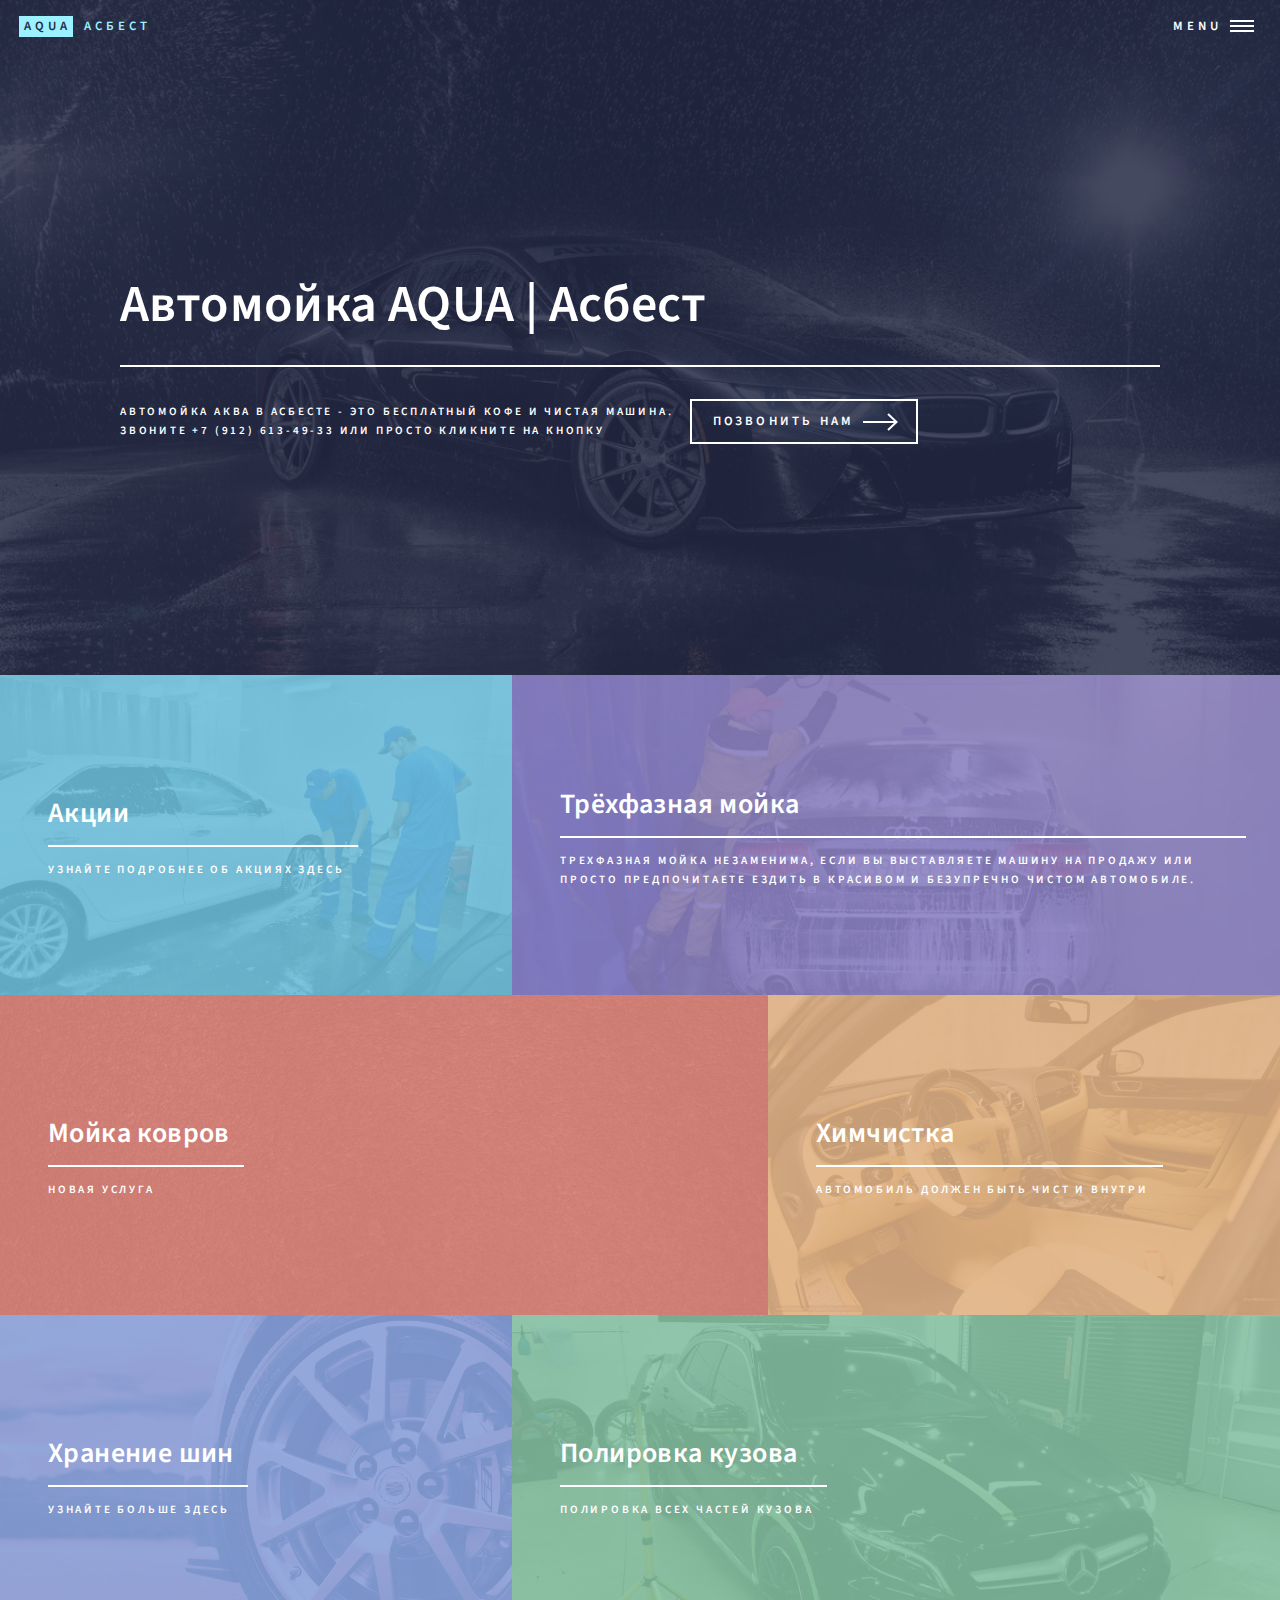
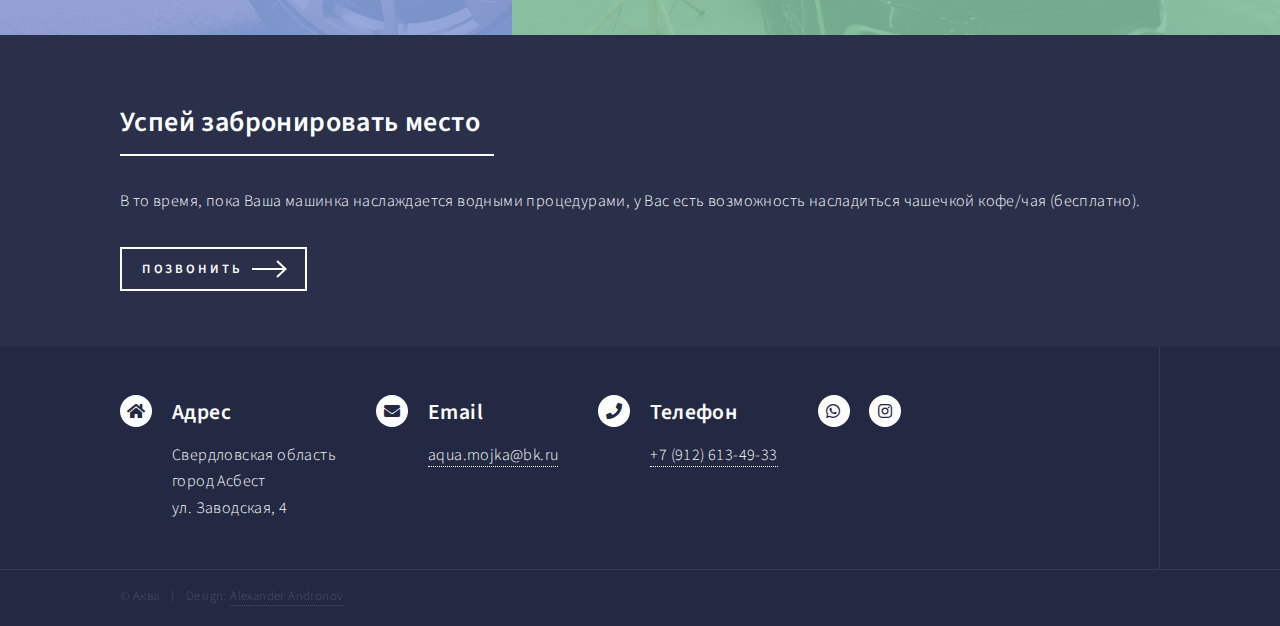
<file: index.html>
<!DOCTYPE HTML>
<!--
	Forty by HTML5 UP
	html5up.net | @ajlkn
	Free for personal and commercial use under the CCA 3.0 license (html5up.net/license)
-->
<html>
	<head>
		<title>Автомойка в Асбесте. Скидки 10% на услуги. Бесплатный кофе. Акции. Розыгрыши. Автомойка Аква | Заводская 4</title>
		<meta charset="utf-8" />
		<meta name="description" content="Автомойка в Асбесте. Автомойка | Аква. Хранение шин. Полировка кузова. Мойка ковров.">
		<meta name="viewport" content="width=device-width, initial-scale=1, user-scalable=no" />
		<link rel="icon" href="images/pic_17.jpg" type="image/x-icon">
		<link rel="stylesheet" href="assets/css/main.css" />
		<noscript><link rel="stylesheet" href="assets/css/noscript.css" /></noscript>
	</head>
	<body class="is-preload">

		<!-- Wrapper -->
			<div id="wrapper">

				<!-- Header -->
					<header id="header" class="alt">
						<a href="index.html" class="logo"><strong>Aqua</strong> <span>Асбест</span></a>
						<nav>
							<a href="#menu">Menu</a>
						</nav>
					</header>

				<!-- Menu -->
					<nav id="menu">
						<ul class="links">
							<li><a href="index.html">Главная</a></li>
							<li><a href="landing.html#anchor_stock">Акции</a></li>
							<li><a href="landing.html">Информация об услугах</a></li>
							<li><a href="index.html#anchor_contacts">Контакты</a></li>
						</ul>
						<ul class="actions stacked">
							<li><a href="tel:+7(912)613-49-33" class="button primary fit">Позвонить</a></li>
							<!-- <li><a href="#" class="button fit">Log In</a></li> -->
						</ul>
					</nav>

				<!-- Banner -->
					<section id="banner" class="major">
						<div class="inner">
							<header class="major">
								<h1>Автомойка AQUA | Асбест</h1>
							</header>
							<div class="content">
								<p>Автомойка Аква в Асбесте - это бесплатный кофе и чистая машина.<br />
								Звоните <b>+7 (912) 613-49-33</b> или просто кликните на кнопку</p>
								<ul class="actions">
									<li><a href="tel:+7(912)613-49-33" class="button next scrolly">Позвонить нам</a></li>
								</ul>
							</div>
						</div>
					</section>

				<!-- Main -->
					<div id="main">

						<!-- One -->
							<section id="one" class="tiles">
								<article>
									<span class="image">
										<img src="images/pic_1.jpg" alt="" />
									</span>
									<header class="major">
										<h3><a href="landing.html#anchor_stock" class="link">Акции</a></h3>
										<p>Узнайте подробнее об акциях здесь</p>
									</header>
								</article>
								<article>
									<span class="image">
										<img src="images/pic_2.jpg" alt="" />
									</span>
									<header class="major">
										<h3><a href="landing.html#anchor_wash" class="link">Трёхфазная мойка</a></h3>
										<p>Трехфазная мойка незаменима, если вы выставляете машину на продажу или просто предпочитаете ездить в красивом и безупречно чистом автомобиле.</p>
									</header>
								</article>
								<article>
									<span class="image">
										<img src="images/pic_10.jpg" alt="" />
									</span>
									<header class="major">
										<h3><a href="landing.html#anchor_carpet" class="link">Мойка ковров</a></h3>
										<p>Новая услуга</p>
									</header>
								</article>
								<article>
									<span class="image">
										<img src="images/pic_4.jpg" alt="" />
									</span>
									<header class="major">
										<h3><a href="landing.html#anchor_clean" class="link">Химчистка</a></h3>
										<p>Автомобиль должен быть чист и внутри</p>
									</header>
								</article>
								<article>
									<span class="image">
										<img src="images/pic_5.jpg" alt="" />
									</span>
									<header class="major">
										<h3><a href="landing.html#anchor_tires" class="link">Хранение шин</a></h3>
										<p>Узнайте больше здесь</p>
									</header>
								</article>
								<article>
									<span class="image">
										<img src="images/pic_6.jpg" alt="" />
									</span>
									<header class="major">
										<h3><a href="landing.html#anchor_polishing" class="link">Полировка кузова</a></h3>
										<p>Полировка всех частей кузова</p>
									</header>
								</article>
							</section>

						<!-- Two -->
							<section id="two">
								<div class="inner">
									<header class="major">
										<h2>Успей забронировать место</h2>
									</header>
									<p>В то время, пока Ваша машинка наслаждается водными процедурами, у Вас есть возможность насладиться чашечкой кофе/чая (бесплатно).</p>
									<ul class="actions">
										<li><a href="tel:89126134933" class="button next">Позвонить</a></li>
									</ul>
								</div>
							</section>

					</div>
<div id="anchor_contacts"></div>
				<!-- Contact -->
					<section id="contact">
						<div class="inner">
							<!-- <section>
								<form class="rd-form rd-mailform form-boxed" method="post" action="bat/rd-mailform.php" data-form-type="contact" data-form-output="form-out-global">
									<div class="fields">
										<div class="field half">
											<label class="form-label" for="contact-name">Имя</label>
											<input class="form-input" id="contact-name" type="text" name="name" data-constraints="@Required">
										</div>
										<div class="field half">
											<label class="form-label" for="contact-phone">Телефон</label>
											<input class="form-input" id="contact-phone" type="text" name="phone" data-constraints="@Numeric">
										</div>
										<div class="field">
											<label class="form-label" for="contact-message">Сообщение</label>
		                  <textarea class="form-input" id="message" rows="6" id="contact-message" name="message" data-constraints="@Required"></textarea>
										</div>
									</div>
									<ul class="actions">
										<li><input type="submit" value="Отправить сообщение" class="primary" /></li>
										<li><input type="reset" value="Очистить" /></li>
									</ul>
								</form>
							</section> -->
							<section class="split" style="width: 100%">
								<section class="section_footer_">
									<div class="contact-method contact-method_1">
										<span class="icon solid alt fa-home"></span>
										<h3>Адрес</h3>
										<span>Свердловская область<br />
										город Асбест<br />
										ул. Заводская, 4</span>
									</div>
									<div class="contact-method contact-method_2">
										<span class="icon solid alt fa-envelope"></span>
										<h3>Email</h3>
										<a href="mailto:aqua.mojka@bk.ru">aqua.mojka@bk.ru</a>
									</div>
									<div class="contact-method contact-method_3">
										<span class="icon solid alt fa-phone"></span>
										<h3>Телефон</h3>
										<a href="tel:89126134933">+7 (912) 613-49-33</a>
									</div>
									<ul class="icons contact-method_4">
										<li><a href="https://wa.me/79126134933" class="icon brands alt fa-whatsapp"><span class="label"></span></a></li>
										<!-- <li><a href="#" class="icon brands alt fa-facebook-f"><span class="label">Facebook</span></a></li> -->
										<li><a href="https://www.instagram.com/aqua_moika_asb/?utm_medium=copy_link" class="icon brands alt fa-instagram"><span class="label">Instagram</span></a></li>
										<!-- <li><a href="#" class="icon brands alt fa-github"><span class="label">GitHub</span></a></li> -->
										<!-- <li><a href="#" class="icon brands alt fa-vk"><span class="label"></span></a></li> -->
									</ul>
								</section>
								<!-- <section>
									<div class="contact-method">
										<span class="icon solid alt fa-phone"></span>
										<h3>Телефон</h3>
										<span>(000) 000-0000 </span>
									</div>
								</section>
								<section>
									<div class="contact-method">
										<span class="icon solid alt fa-home"></span>
										<h3>Адрес</h3>
										<span>Свердловская область<br />
										город Асбест<br />
										ул. Заводская, 4</span>
									</div>
								</section> -->
							</section>
						</div>
					</section>

				<!-- Footer -->
					<footer id="footer">
						<div class="inner">
							<ul class="copyright">
								<li>&copy; Аква</li><li>Design: <a href="https://vk.com/boshka94">Alexander Andronov</a></li>
							</ul>
						</div>
					</footer>

			</div>

		<!-- Scripts -->
			<script src="assets/js/jquery.min.js"></script>
			<script src="assets/js/jquery.scrolly.min.js"></script>
			<script src="assets/js/jquery.scrollex.min.js"></script>
			<script src="assets/js/browser.min.js"></script>
			<script src="assets/js/breakpoints.min.js"></script>
			<script src="assets/js/util.js"></script>
			<script src="assets/js/main.js"></script>

	</body>
</html>
</file>
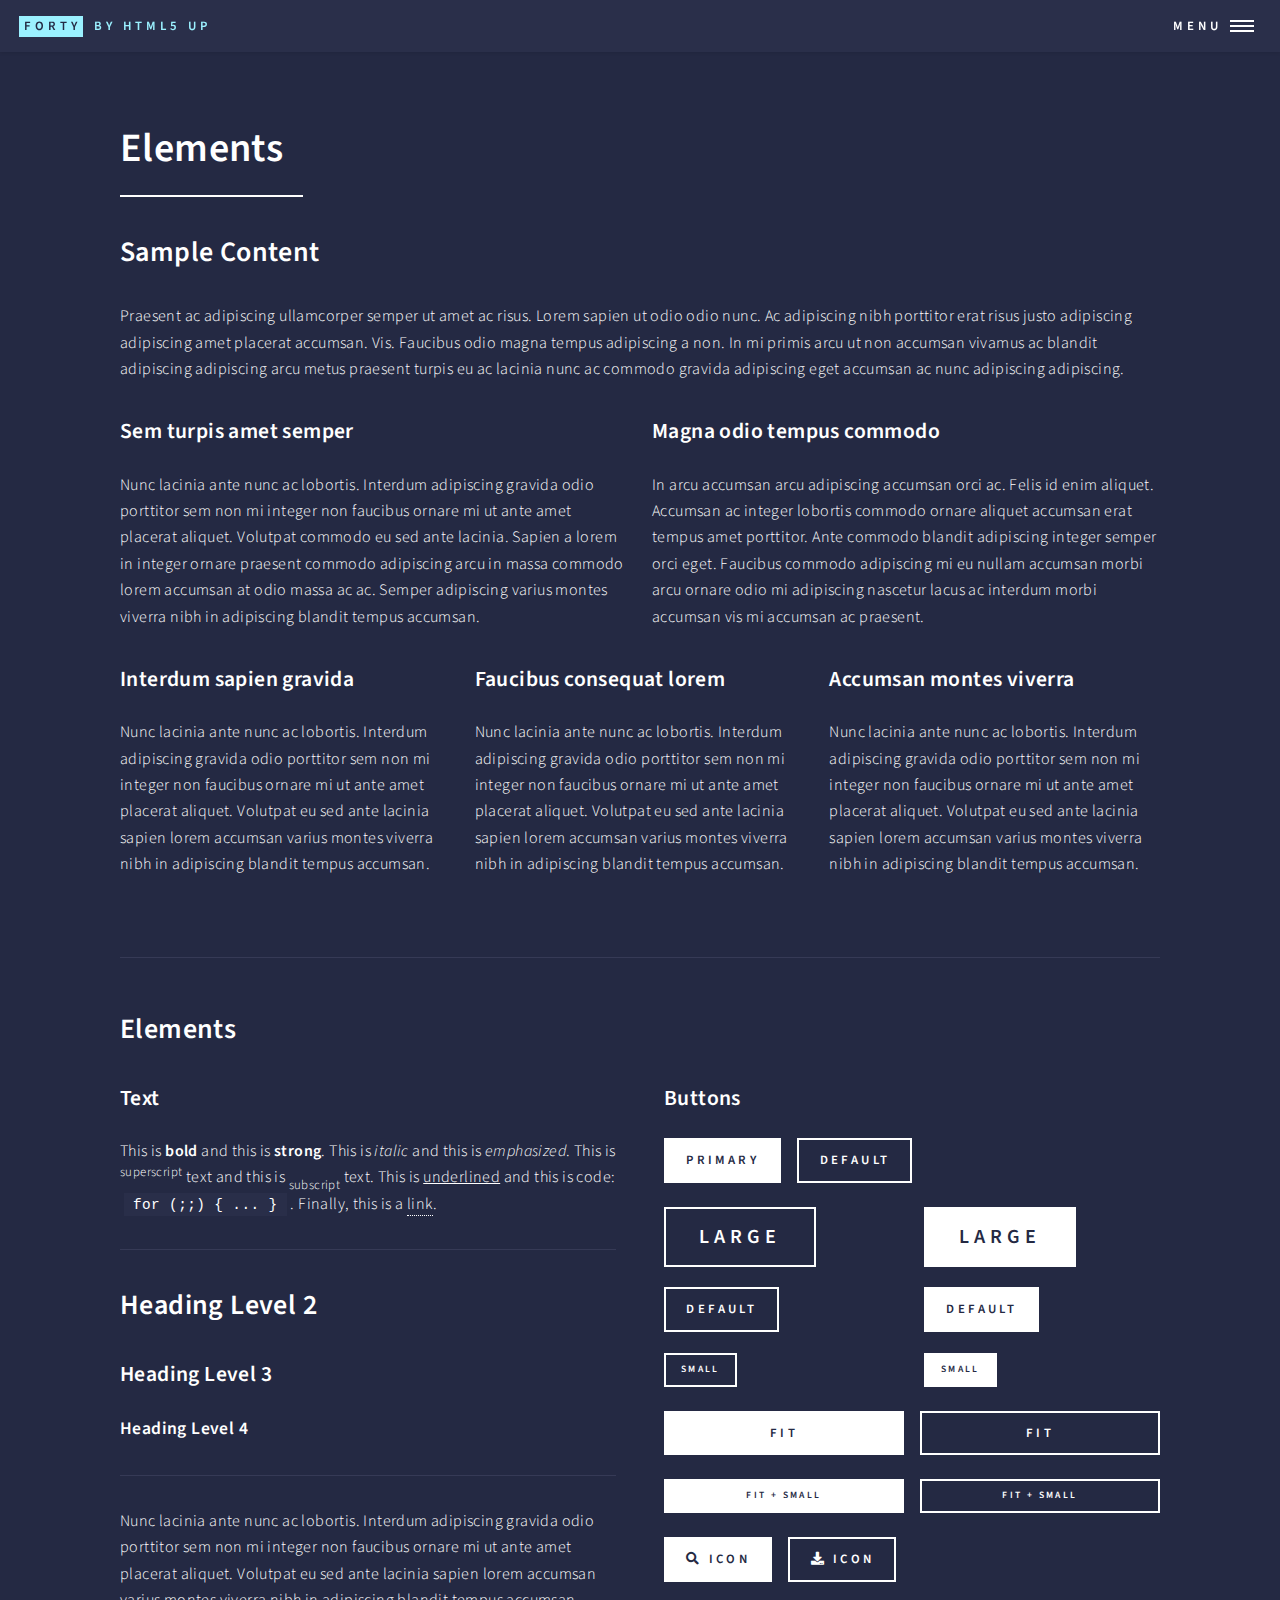
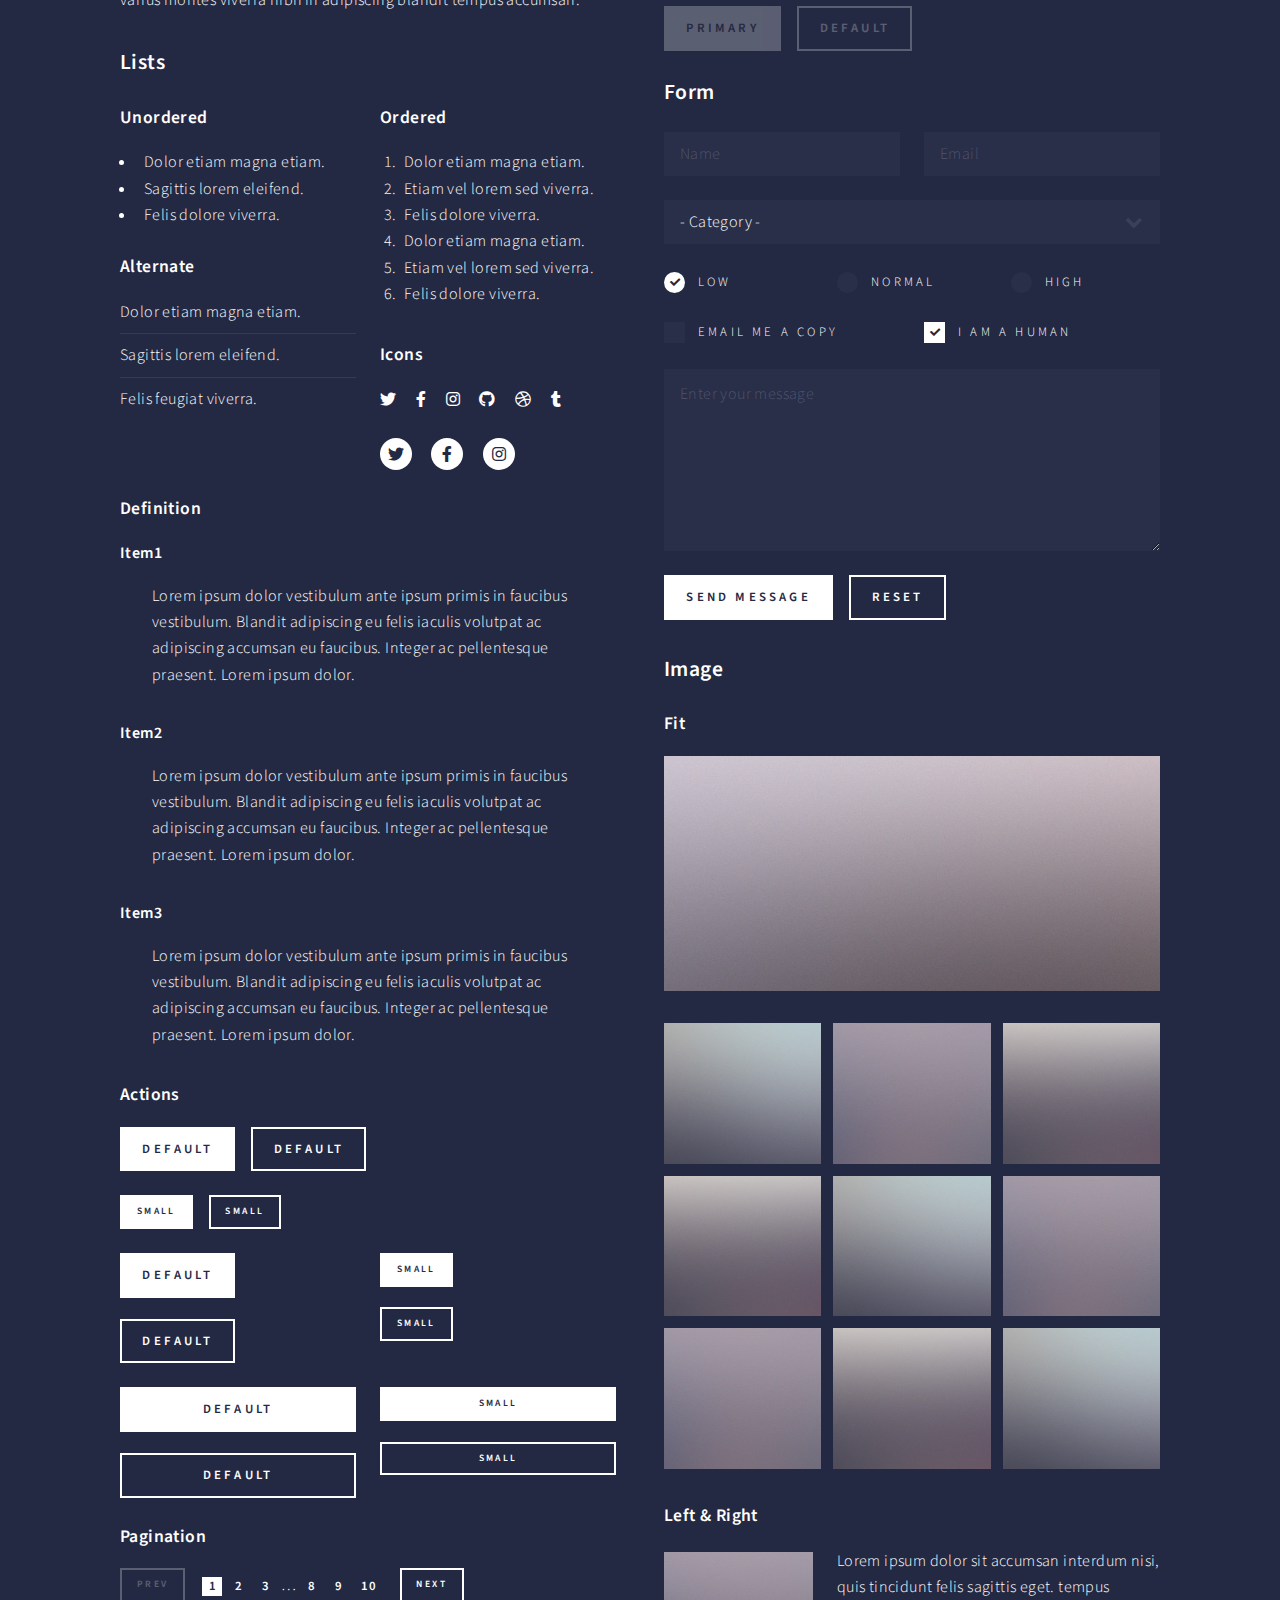
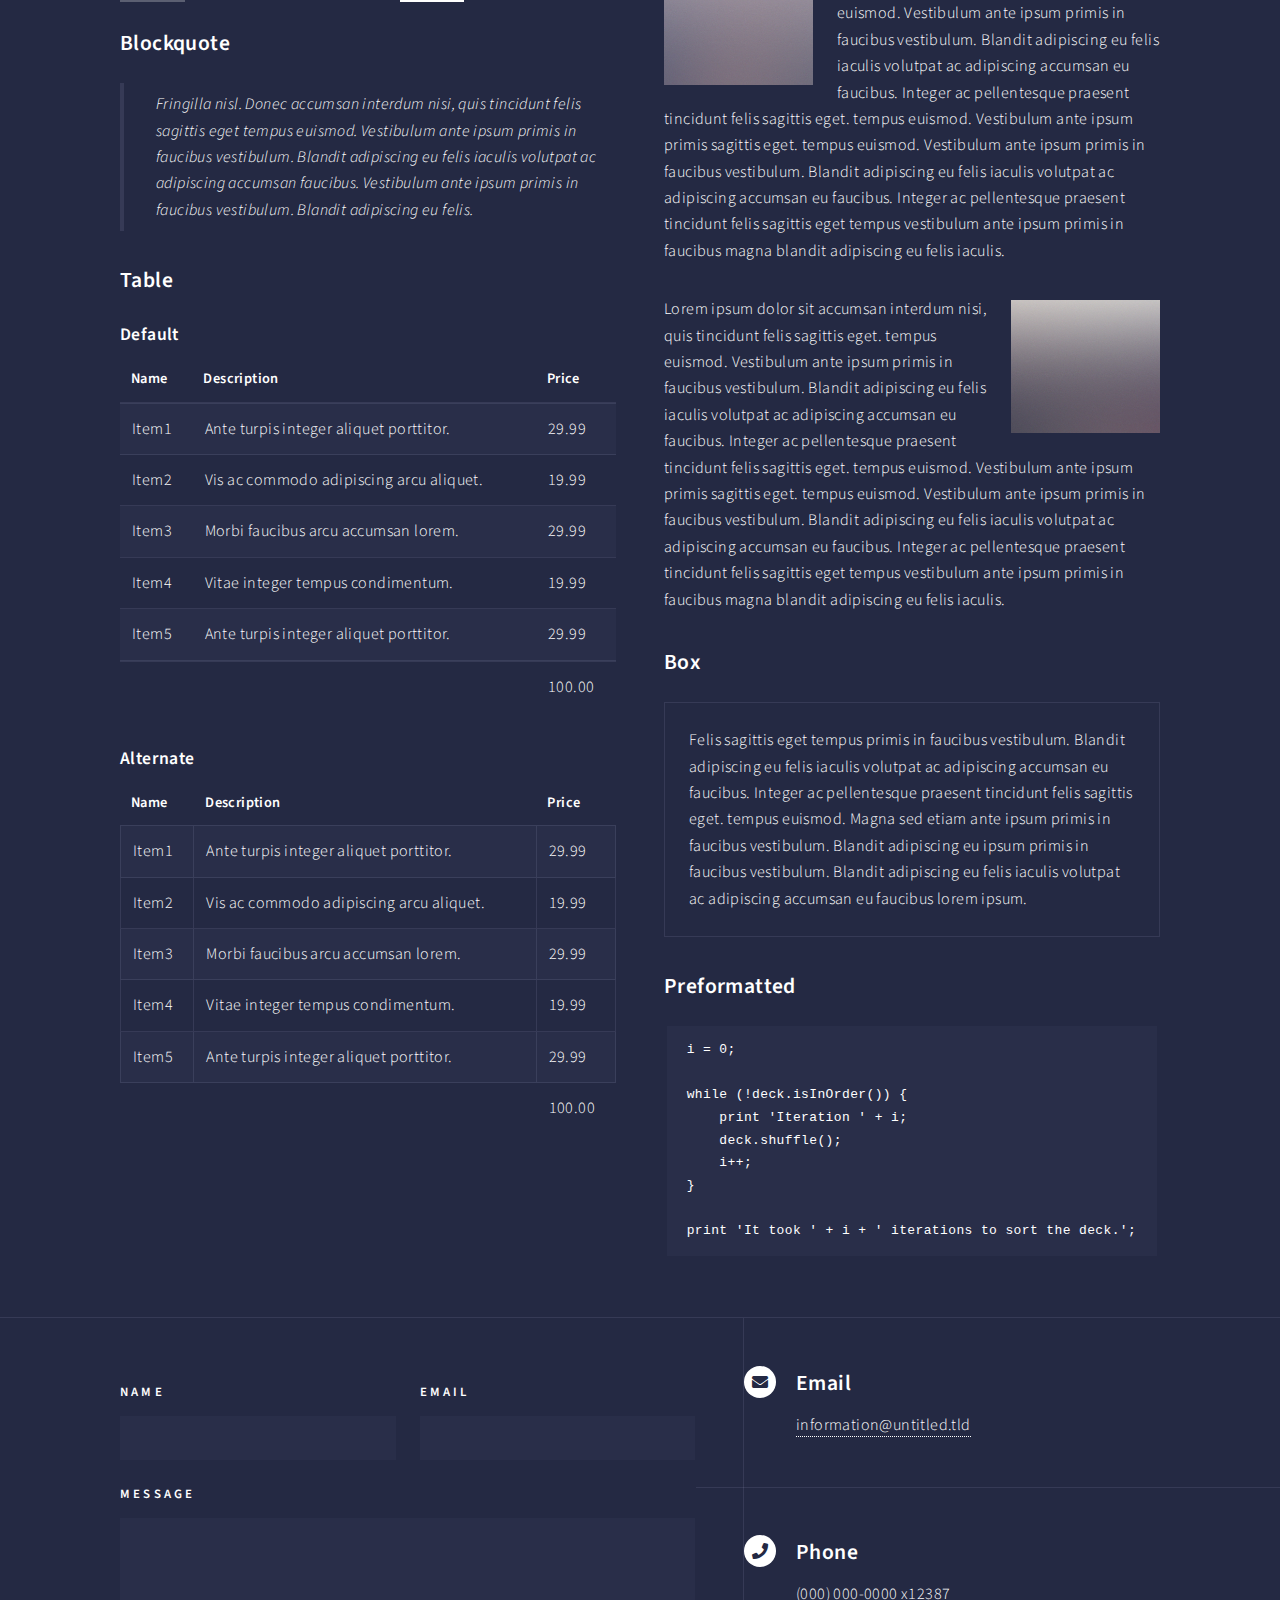
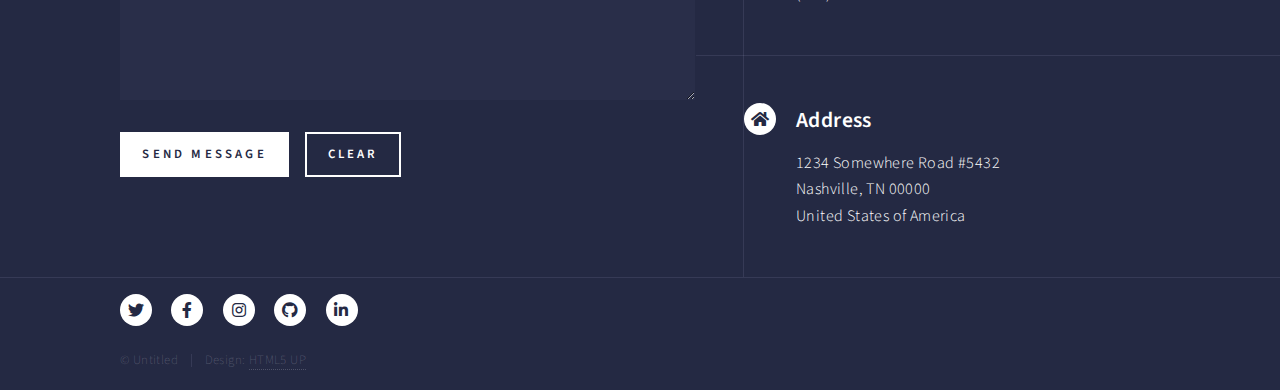
<file: elements.html>
<!DOCTYPE HTML>
<!--
	Forty by HTML5 UP
	html5up.net | @ajlkn
	Free for personal and commercial use under the CCA 3.0 license (html5up.net/license)
-->
<html>
	<head>
		<title>Elements - Forty by HTML5 UP</title>
		<meta charset="utf-8" />
		<meta name="viewport" content="width=device-width, initial-scale=1, user-scalable=no" />
		<link rel="stylesheet" href="assets/css/main.css" />
		<noscript><link rel="stylesheet" href="assets/css/noscript.css" /></noscript>
	</head>
	<body class="is-preload">

		<!-- Wrapper -->
			<div id="wrapper">

				<!-- Header -->
					<header id="header">
						<a href="index.html" class="logo"><strong>Forty</strong> <span>by HTML5 UP</span></a>
						<nav>
							<a href="#menu">Menu</a>
						</nav>
					</header>

				<!-- Menu -->
					<nav id="menu">
						<ul class="links">
							<li><a href="index.html">Home</a></li>
							<li><a href="landing.html">Landing</a></li>
							<li><a href="generic.html">Generic</a></li>
							<li><a href="elements.html">Elements</a></li>
						</ul>
						<ul class="actions stacked">
							<li><a href="#" class="button primary fit">Get Started</a></li>
							<li><a href="#" class="button fit">Log In</a></li>
						</ul>
					</nav>

				<!-- Main -->
					<div id="main" class="alt">

						<!-- One -->
							<section id="one">
								<div class="inner">
									<header class="major">
										<h1>Elements</h1>
									</header>

									<!-- Content -->
										<h2 id="content">Sample Content</h2>
										<p>Praesent ac adipiscing ullamcorper semper ut amet ac risus. Lorem sapien ut odio odio nunc. Ac adipiscing nibh porttitor erat risus justo adipiscing adipiscing amet placerat accumsan. Vis. Faucibus odio magna tempus adipiscing a non. In mi primis arcu ut non accumsan vivamus ac blandit adipiscing adipiscing arcu metus praesent turpis eu ac lacinia nunc ac commodo gravida adipiscing eget accumsan ac nunc adipiscing adipiscing.</p>
										<div class="row">
											<div class="col-6 col-12-small">
												<h3>Sem turpis amet semper</h3>
												<p>Nunc lacinia ante nunc ac lobortis. Interdum adipiscing gravida odio porttitor sem non mi integer non faucibus ornare mi ut ante amet placerat aliquet. Volutpat commodo eu sed ante lacinia. Sapien a lorem in integer ornare praesent commodo adipiscing arcu in massa commodo lorem accumsan at odio massa ac ac. Semper adipiscing varius montes viverra nibh in adipiscing blandit tempus accumsan.</p>
											</div>
											<div class="col-6 col-12-small">
												<h3>Magna odio tempus commodo</h3>
												<p>In arcu accumsan arcu adipiscing accumsan orci ac. Felis id enim aliquet. Accumsan ac integer lobortis commodo ornare aliquet accumsan erat tempus amet porttitor. Ante commodo blandit adipiscing integer semper orci eget. Faucibus commodo adipiscing mi eu nullam accumsan morbi arcu ornare odio mi adipiscing nascetur lacus ac interdum morbi accumsan vis mi accumsan ac praesent.</p>
											</div>
											<!-- Break -->
											<div class="col-4 col-12-medium">
												<h3>Interdum sapien gravida</h3>
												<p>Nunc lacinia ante nunc ac lobortis. Interdum adipiscing gravida odio porttitor sem non mi integer non faucibus ornare mi ut ante amet placerat aliquet. Volutpat eu sed ante lacinia sapien lorem accumsan varius montes viverra nibh in adipiscing blandit tempus accumsan.</p>
											</div>
											<div class="col-4 col-12-medium">
												<h3>Faucibus consequat lorem</h3>
												<p>Nunc lacinia ante nunc ac lobortis. Interdum adipiscing gravida odio porttitor sem non mi integer non faucibus ornare mi ut ante amet placerat aliquet. Volutpat eu sed ante lacinia sapien lorem accumsan varius montes viverra nibh in adipiscing blandit tempus accumsan.</p>
											</div>
											<div class="col-4 col-12-medium">
												<h3>Accumsan montes viverra</h3>
												<p>Nunc lacinia ante nunc ac lobortis. Interdum adipiscing gravida odio porttitor sem non mi integer non faucibus ornare mi ut ante amet placerat aliquet. Volutpat eu sed ante lacinia sapien lorem accumsan varius montes viverra nibh in adipiscing blandit tempus accumsan.</p>
											</div>
										</div>

									<hr class="major" />

									<!-- Elements -->
										<h2 id="elements">Elements</h2>
										<div class="row gtr-200">
											<div class="col-6 col-12-medium">

												<!-- Text stuff -->
													<h3>Text</h3>
													<p>This is <b>bold</b> and this is <strong>strong</strong>. This is <i>italic</i> and this is <em>emphasized</em>.
													This is <sup>superscript</sup> text and this is <sub>subscript</sub> text.
													This is <u>underlined</u> and this is code: <code>for (;;) { ... }</code>.
													Finally, this is a <a href="#">link</a>.</p>
													<hr />
													<h2>Heading Level 2</h2>
													<h3>Heading Level 3</h3>
													<h4>Heading Level 4</h4>
													<hr />
													<p>Nunc lacinia ante nunc ac lobortis. Interdum adipiscing gravida odio porttitor sem non mi integer non faucibus ornare mi ut ante amet placerat aliquet. Volutpat eu sed ante lacinia sapien lorem accumsan varius montes viverra nibh in adipiscing blandit tempus accumsan.</p>

												<!-- Lists -->
													<h3>Lists</h3>
													<div class="row">
														<div class="col-6 col-12-small">

															<h4>Unordered</h4>
															<ul>
																<li>Dolor etiam magna etiam.</li>
																<li>Sagittis lorem eleifend.</li>
																<li>Felis dolore viverra.</li>
															</ul>

															<h4>Alternate</h4>
															<ul class="alt">
																<li>Dolor etiam magna etiam.</li>
																<li>Sagittis lorem eleifend.</li>
																<li>Felis feugiat viverra.</li>
															</ul>

														</div>
														<div class="col-6 col-12-small">

															<h4>Ordered</h4>
															<ol>
																<li>Dolor etiam magna etiam.</li>
																<li>Etiam vel lorem sed viverra.</li>
																<li>Felis dolore viverra.</li>
																<li>Dolor etiam magna etiam.</li>
																<li>Etiam vel lorem sed viverra.</li>
																<li>Felis dolore viverra.</li>
															</ol>

															<h4>Icons</h4>
															<ul class="icons">
																<li><a href="#" class="icon brands fa-twitter"><span class="label">Twitter</span></a></li>
																<li><a href="#" class="icon brands fa-facebook-f"><span class="label">Facebook</span></a></li>
																<li><a href="#" class="icon brands fa-instagram"><span class="label">Instagram</span></a></li>
																<li><a href="#" class="icon brands fa-github"><span class="label">Github</span></a></li>
																<li><a href="#" class="icon brands fa-dribbble"><span class="label">Dribbble</span></a></li>
																<li><a href="#" class="icon brands fa-tumblr"><span class="label">Tumblr</span></a></li>
															</ul>
															<ul class="icons">
																<li><a href="#" class="icon brands alt fa-twitter"><span class="label">Twitter</span></a></li>
																<li><a href="#" class="icon brands alt fa-facebook-f"><span class="label">Facebook</span></a></li>
																<li><a href="#" class="icon brands alt fa-instagram"><span class="label">Instagram</span></a></li>
															</ul>

														</div>
													</div>
													<h4>Definition</h4>
													<dl>
														<dt>Item1</dt>
														<dd>
															<p>Lorem ipsum dolor vestibulum ante ipsum primis in faucibus vestibulum. Blandit adipiscing eu felis iaculis volutpat ac adipiscing accumsan eu faucibus. Integer ac pellentesque praesent. Lorem ipsum dolor.</p>
														</dd>
														<dt>Item2</dt>
														<dd>
															<p>Lorem ipsum dolor vestibulum ante ipsum primis in faucibus vestibulum. Blandit adipiscing eu felis iaculis volutpat ac adipiscing accumsan eu faucibus. Integer ac pellentesque praesent. Lorem ipsum dolor.</p>
														</dd>
														<dt>Item3</dt>
														<dd>
															<p>Lorem ipsum dolor vestibulum ante ipsum primis in faucibus vestibulum. Blandit adipiscing eu felis iaculis volutpat ac adipiscing accumsan eu faucibus. Integer ac pellentesque praesent. Lorem ipsum dolor.</p>
														</dd>
													</dl>

													<h4>Actions</h4>
													<ul class="actions">
														<li><a href="#" class="button primary">Default</a></li>
														<li><a href="#" class="button">Default</a></li>
													</ul>
													<ul class="actions small">
														<li><a href="#" class="button primary small">Small</a></li>
														<li><a href="#" class="button small">Small</a></li>
													</ul>
													<div class="row">
														<div class="col-6 col-12-small">
															<ul class="actions stacked">
																<li><a href="#" class="button primary">Default</a></li>
																<li><a href="#" class="button">Default</a></li>
															</ul>
														</div>
														<div class="col-6 col-12-small">
															<ul class="actions stacked">
																<li><a href="#" class="button primary small">Small</a></li>
																<li><a href="#" class="button small">Small</a></li>
															</ul>
														</div>
														<div class="col-6 col-12-small">
															<ul class="actions stacked">
																<li><a href="#" class="button primary fit">Default</a></li>
																<li><a href="#" class="button fit">Default</a></li>
															</ul>
														</div>
														<div class="col-6 col-12-small">
															<ul class="actions stacked">
																<li><a href="#" class="button primary small fit">Small</a></li>
																<li><a href="#" class="button small fit">Small</a></li>
															</ul>
														</div>
													</div>

													<h4>Pagination</h4>
													<ul class="pagination">
														<li><span class="button small disabled">Prev</span></li>
														<li><a href="#" class="page active">1</a></li>
														<li><a href="#" class="page">2</a></li>
														<li><a href="#" class="page">3</a></li>
														<li><span>&hellip;</span></li>
														<li><a href="#" class="page">8</a></li>
														<li><a href="#" class="page">9</a></li>
														<li><a href="#" class="page">10</a></li>
														<li><a href="#" class="button small">Next</a></li>
													</ul>

												<!-- Blockquote -->
													<h3>Blockquote</h3>
													<blockquote>Fringilla nisl. Donec accumsan interdum nisi, quis tincidunt felis sagittis eget tempus euismod. Vestibulum ante ipsum primis in faucibus vestibulum. Blandit adipiscing eu felis iaculis volutpat ac adipiscing accumsan faucibus. Vestibulum ante ipsum primis in faucibus vestibulum. Blandit adipiscing eu felis.</blockquote>

												<!-- Table -->
													<h3>Table</h3>

													<h4>Default</h4>
													<div class="table-wrapper">
														<table>
															<thead>
																<tr>
																	<th>Name</th>
																	<th>Description</th>
																	<th>Price</th>
																</tr>
															</thead>
															<tbody>
																<tr>
																	<td>Item1</td>
																	<td>Ante turpis integer aliquet porttitor.</td>
																	<td>29.99</td>
																</tr>
																<tr>
																	<td>Item2</td>
																	<td>Vis ac commodo adipiscing arcu aliquet.</td>
																	<td>19.99</td>
																</tr>
																<tr>
																	<td>Item3</td>
																	<td> Morbi faucibus arcu accumsan lorem.</td>
																	<td>29.99</td>
																</tr>
																<tr>
																	<td>Item4</td>
																	<td>Vitae integer tempus condimentum.</td>
																	<td>19.99</td>
																</tr>
																<tr>
																	<td>Item5</td>
																	<td>Ante turpis integer aliquet porttitor.</td>
																	<td>29.99</td>
																</tr>
															</tbody>
															<tfoot>
																<tr>
																	<td colspan="2"></td>
																	<td>100.00</td>
																</tr>
															</tfoot>
														</table>
													</div>

													<h4>Alternate</h4>
													<div class="table-wrapper">
														<table class="alt">
															<thead>
																<tr>
																	<th>Name</th>
																	<th>Description</th>
																	<th>Price</th>
																</tr>
															</thead>
															<tbody>
																<tr>
																	<td>Item1</td>
																	<td>Ante turpis integer aliquet porttitor.</td>
																	<td>29.99</td>
																</tr>
																<tr>
																	<td>Item2</td>
																	<td>Vis ac commodo adipiscing arcu aliquet.</td>
																	<td>19.99</td>
																</tr>
																<tr>
																	<td>Item3</td>
																	<td> Morbi faucibus arcu accumsan lorem.</td>
																	<td>29.99</td>
																</tr>
																<tr>
																	<td>Item4</td>
																	<td>Vitae integer tempus condimentum.</td>
																	<td>19.99</td>
																</tr>
																<tr>
																	<td>Item5</td>
																	<td>Ante turpis integer aliquet porttitor.</td>
																	<td>29.99</td>
																</tr>
															</tbody>
															<tfoot>
																<tr>
																	<td colspan="2"></td>
																	<td>100.00</td>
																</tr>
															</tfoot>
														</table>
													</div>

											</div>
											<div class="col-6 col-12-medium">

												<!-- Buttons -->
													<h3>Buttons</h3>
													<ul class="actions">
														<li><a href="#" class="button primary">Primary</a></li>
														<li><a href="#" class="button">Default</a></li>
													</ul>
													<div class="row">
														<div class="col-6 col-12-xsmall">
															<ul class="actions stacked">
																<li><a href="#" class="button large">Large</a></li>
																<li><a href="#" class="button">Default</a></li>
																<li><a href="#" class="button small">Small</a></li>
															</ul>
														</div>
														<div class="col-6 col-12-xsmall">
															<ul class="actions stacked">
																<li><a href="#" class="button primary large">Large</a></li>
																<li><a href="#" class="button primary">Default</a></li>
																<li><a href="#" class="button primary small">Small</a></li>
															</ul>
														</div>
													</div>
													<ul class="actions fit">
														<li><a href="#" class="button primary fit">Fit</a></li>
														<li><a href="#" class="button fit">Fit</a></li>
													</ul>
													<ul class="actions fit small">
														<li><a href="#" class="button primary fit small">Fit + Small</a></li>
														<li><a href="#" class="button fit small">Fit + Small</a></li>
													</ul>
													<ul class="actions">
														<li><a href="#" class="button primary icon solid fa-search">Icon</a></li>
														<li><a href="#" class="button icon solid fa-download">Icon</a></li>
													</ul>
													<ul class="actions">
														<li><span class="button primary disabled">Primary</span></li>
														<li><span class="button disabled">Default</span></li>
													</ul>

												<!-- Form -->
													<h3>Form</h3>

													<form method="post" action="#">
														<div class="row gtr-uniform">
															<div class="col-6 col-12-xsmall">
																<input type="text" name="demo-name" id="demo-name" value="" placeholder="Name" />
															</div>
															<div class="col-6 col-12-xsmall">
																<input type="email" name="demo-email" id="demo-email" value="" placeholder="Email" />
															</div>
															<!-- Break -->
															<div class="col-12">
																<select name="demo-category" id="demo-category">
																	<option value="">- Category -</option>
																	<option value="1">Manufacturing</option>
																	<option value="1">Shipping</option>
																	<option value="1">Administration</option>
																	<option value="1">Human Resources</option>
																</select>
															</div>
															<!-- Break -->
															<div class="col-4 col-12-small">
																<input type="radio" id="demo-priority-low" name="demo-priority" checked>
																<label for="demo-priority-low">Low</label>
															</div>
															<div class="col-4 col-12-small">
																<input type="radio" id="demo-priority-normal" name="demo-priority">
																<label for="demo-priority-normal">Normal</label>
															</div>
															<div class="col-4 col-12-small">
																<input type="radio" id="demo-priority-high" name="demo-priority">
																<label for="demo-priority-high">High</label>
															</div>
															<!-- Break -->
															<div class="col-6 col-12-small">
																<input type="checkbox" id="demo-copy" name="demo-copy">
																<label for="demo-copy">Email me a copy</label>
															</div>
															<div class="col-6 col-12-small">
																<input type="checkbox" id="demo-human" name="demo-human" checked>
																<label for="demo-human">I am a human</label>
															</div>
															<!-- Break -->
															<div class="col-12">
																<textarea name="demo-message" id="demo-message" placeholder="Enter your message" rows="6"></textarea>
															</div>
															<!-- Break -->
															<div class="col-12">
																<ul class="actions">
																	<li><input type="submit" value="Send Message" class="primary" /></li>
																	<li><input type="reset" value="Reset" /></li>
																</ul>
															</div>
														</div>
													</form>

												<!-- Image -->
													<h3>Image</h3>

													<h4>Fit</h4>
													<span class="image fit"><img src="images/pic03.jpg" alt="" /></span>
													<div class="box alt">
														<div class="row gtr-50 gtr-uniform">
															<div class="col-4"><span class="image fit"><img src="images/pic08.jpg" alt="" /></span></div>
															<div class="col-4"><span class="image fit"><img src="images/pic09.jpg" alt="" /></span></div>
															<div class="col-4"><span class="image fit"><img src="images/pic10.jpg" alt="" /></span></div>
															<!-- Break -->
															<div class="col-4"><span class="image fit"><img src="images/pic10.jpg" alt="" /></span></div>
															<div class="col-4"><span class="image fit"><img src="images/pic08.jpg" alt="" /></span></div>
															<div class="col-4"><span class="image fit"><img src="images/pic09.jpg" alt="" /></span></div>
															<!-- Break -->
															<div class="col-4"><span class="image fit"><img src="images/pic09.jpg" alt="" /></span></div>
															<div class="col-4"><span class="image fit"><img src="images/pic10.jpg" alt="" /></span></div>
															<div class="col-4"><span class="image fit"><img src="images/pic08.jpg" alt="" /></span></div>
														</div>
													</div>

													<h4>Left &amp; Right</h4>
													<p><span class="image left"><img src="images/pic09.jpg" alt="" /></span>Lorem ipsum dolor sit accumsan interdum nisi, quis tincidunt felis sagittis eget. tempus euismod. Vestibulum ante ipsum primis in faucibus vestibulum. Blandit adipiscing eu felis iaculis volutpat ac adipiscing accumsan eu faucibus. Integer ac pellentesque praesent tincidunt felis sagittis eget. tempus euismod. Vestibulum ante ipsum primis sagittis eget. tempus euismod. Vestibulum ante ipsum primis in faucibus vestibulum. Blandit adipiscing eu felis iaculis volutpat ac adipiscing accumsan eu faucibus. Integer ac pellentesque praesent tincidunt felis sagittis eget tempus vestibulum ante ipsum primis in faucibus magna blandit adipiscing eu felis iaculis.</p>
													<p><span class="image right"><img src="images/pic10.jpg" alt="" /></span>Lorem ipsum dolor sit accumsan interdum nisi, quis tincidunt felis sagittis eget. tempus euismod. Vestibulum ante ipsum primis in faucibus vestibulum. Blandit adipiscing eu felis iaculis volutpat ac adipiscing accumsan eu faucibus. Integer ac pellentesque praesent tincidunt felis sagittis eget. tempus euismod. Vestibulum ante ipsum primis sagittis eget. tempus euismod. Vestibulum ante ipsum primis in faucibus vestibulum. Blandit adipiscing eu felis iaculis volutpat ac adipiscing accumsan eu faucibus. Integer ac pellentesque praesent tincidunt felis sagittis eget tempus vestibulum ante ipsum primis in faucibus magna blandit adipiscing eu felis iaculis.</p>

												<!-- Box -->
													<h3>Box</h3>
													<div class="box">
														<p>Felis sagittis eget tempus primis in faucibus vestibulum. Blandit adipiscing eu felis iaculis volutpat ac adipiscing accumsan eu faucibus. Integer ac pellentesque praesent tincidunt felis sagittis eget. tempus euismod. Magna sed etiam ante ipsum primis in faucibus vestibulum. Blandit adipiscing eu ipsum primis in faucibus vestibulum. Blandit adipiscing eu felis iaculis volutpat ac adipiscing accumsan eu faucibus lorem ipsum.</p>
													</div>

												<!-- Preformatted Code -->
													<h3>Preformatted</h3>
													<pre><code>i = 0;

while (!deck.isInOrder()) {
    print 'Iteration ' + i;
    deck.shuffle();
    i++;
}

print 'It took ' + i + ' iterations to sort the deck.';
</code></pre>

											</div>
										</div>

								</div>
							</section>

					</div>

				<!-- Contact -->
					<section id="contact">
						<div class="inner">
							<section>
								<form method="post" action="#">
									<div class="fields">
										<div class="field half">
											<label for="name">Name</label>
											<input type="text" name="name" id="name" />
										</div>
										<div class="field half">
											<label for="email">Email</label>
											<input type="text" name="email" id="email" />
										</div>
										<div class="field">
											<label for="message">Message</label>
											<textarea name="message" id="message" rows="6"></textarea>
										</div>
									</div>
									<ul class="actions">
										<li><input type="submit" value="Send Message" class="primary" /></li>
										<li><input type="reset" value="Clear" /></li>
									</ul>
								</form>
							</section>
							<section class="split">
								<section>
									<div class="contact-method">
										<span class="icon solid alt fa-envelope"></span>
										<h3>Email</h3>
										<a href="#">information@untitled.tld</a>
									</div>
								</section>
								<section>
									<div class="contact-method">
										<span class="icon solid alt fa-phone"></span>
										<h3>Phone</h3>
										<span>(000) 000-0000 x12387</span>
									</div>
								</section>
								<section>
									<div class="contact-method">
										<span class="icon solid alt fa-home"></span>
										<h3>Address</h3>
										<span>1234 Somewhere Road #5432<br />
										Nashville, TN 00000<br />
										United States of America</span>
									</div>
								</section>
							</section>
						</div>
					</section>

				<!-- Footer -->
					<footer id="footer">
						<div class="inner">
							<ul class="icons">
								<li><a href="#" class="icon brands alt fa-twitter"><span class="label">Twitter</span></a></li>
								<li><a href="#" class="icon brands alt fa-facebook-f"><span class="label">Facebook</span></a></li>
								<li><a href="#" class="icon brands alt fa-instagram"><span class="label">Instagram</span></a></li>
								<li><a href="#" class="icon brands alt fa-github"><span class="label">GitHub</span></a></li>
								<li><a href="#" class="icon brands alt fa-linkedin-in"><span class="label">LinkedIn</span></a></li>
							</ul>
							<ul class="copyright">
								<li>&copy; Untitled</li><li>Design: <a href="https://html5up.net">HTML5 UP</a></li>
							</ul>
						</div>
					</footer>

			</div>

		<!-- Scripts -->
			<script src="assets/js/jquery.min.js"></script>
			<script src="assets/js/jquery.scrolly.min.js"></script>
			<script src="assets/js/jquery.scrollex.min.js"></script>
			<script src="assets/js/browser.min.js"></script>
			<script src="assets/js/breakpoints.min.js"></script>
			<script src="assets/js/util.js"></script>
			<script src="assets/js/main.js"></script>

	</body>
</html>
</file>
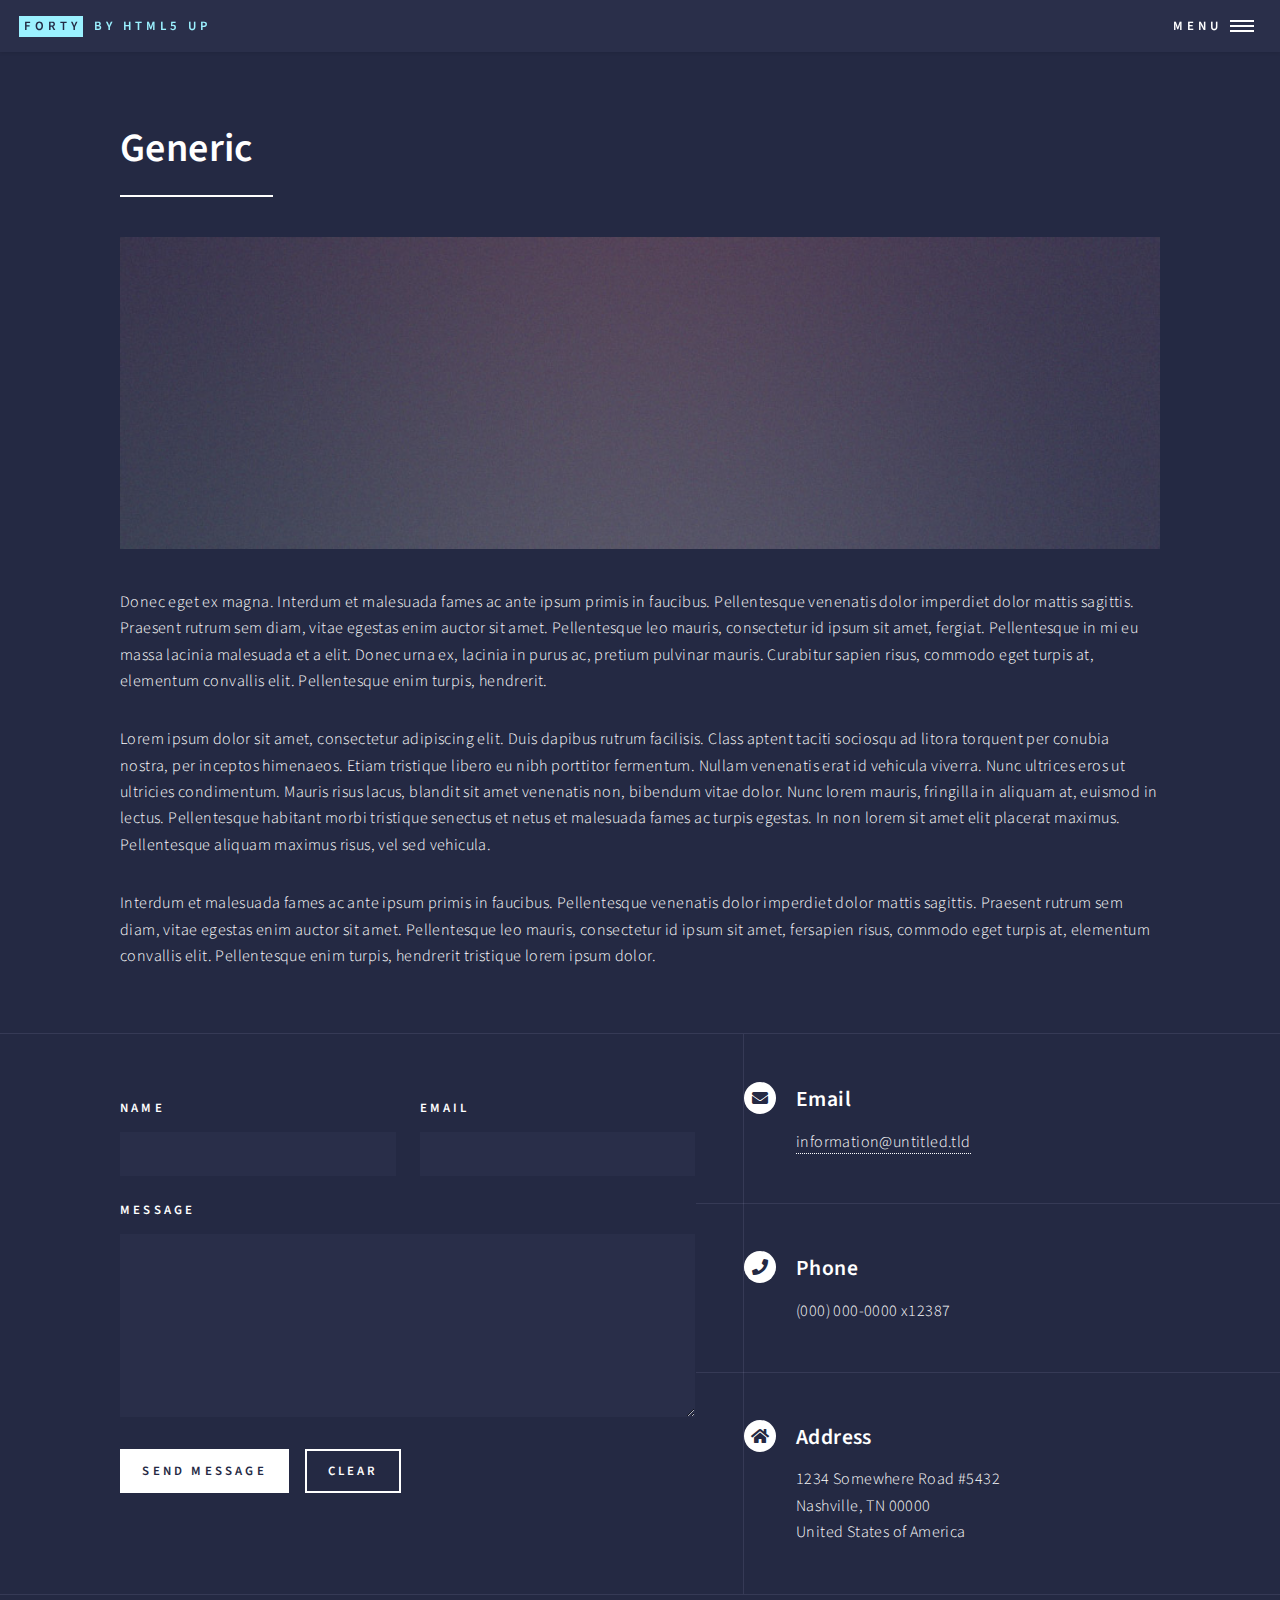
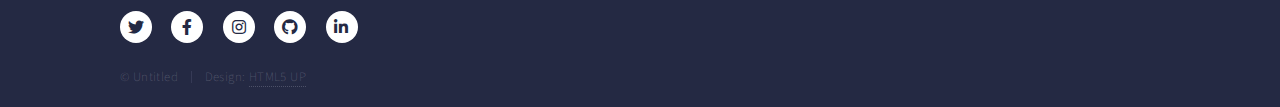
<file: generic.html>
<!DOCTYPE HTML>
<!--
	Forty by HTML5 UP
	html5up.net | @ajlkn
	Free for personal and commercial use under the CCA 3.0 license (html5up.net/license)
-->
<html>
	<head>
		<title>Generic - Forty by HTML5 UP</title>
		<meta charset="utf-8" />
		<meta name="viewport" content="width=device-width, initial-scale=1, user-scalable=no" />
		<link rel="stylesheet" href="assets/css/main.css" />
		<noscript><link rel="stylesheet" href="assets/css/noscript.css" /></noscript>
	</head>
	<body class="is-preload">

		<!-- Wrapper -->
			<div id="wrapper">

				<!-- Header -->
					<header id="header">
						<a href="index.html" class="logo"><strong>Forty</strong> <span>by HTML5 UP</span></a>
						<nav>
							<a href="#menu">Menu</a>
						</nav>
					</header>

				<!-- Menu -->
					<nav id="menu">
						<ul class="links">
							<li><a href="index.html">Home</a></li>
							<li><a href="landing.html">Landing</a></li>
							<li><a href="generic.html">Generic</a></li>
							<li><a href="elements.html">Elements</a></li>
						</ul>
						<ul class="actions stacked">
							<li><a href="#" class="button primary fit">Get Started</a></li>
							<li><a href="#" class="button fit">Log In</a></li>
						</ul>
					</nav>

				<!-- Main -->
					<div id="main" class="alt">

						<!-- One -->
							<section id="one">
								<div class="inner">
									<header class="major">
										<h1>Generic</h1>
									</header>
									<span class="image main"><img src="images/pic11.jpg" alt="" /></span>
									<p>Donec eget ex magna. Interdum et malesuada fames ac ante ipsum primis in faucibus. Pellentesque venenatis dolor imperdiet dolor mattis sagittis. Praesent rutrum sem diam, vitae egestas enim auctor sit amet. Pellentesque leo mauris, consectetur id ipsum sit amet, fergiat. Pellentesque in mi eu massa lacinia malesuada et a elit. Donec urna ex, lacinia in purus ac, pretium pulvinar mauris. Curabitur sapien risus, commodo eget turpis at, elementum convallis elit. Pellentesque enim turpis, hendrerit.</p>
									<p>Lorem ipsum dolor sit amet, consectetur adipiscing elit. Duis dapibus rutrum facilisis. Class aptent taciti sociosqu ad litora torquent per conubia nostra, per inceptos himenaeos. Etiam tristique libero eu nibh porttitor fermentum. Nullam venenatis erat id vehicula viverra. Nunc ultrices eros ut ultricies condimentum. Mauris risus lacus, blandit sit amet venenatis non, bibendum vitae dolor. Nunc lorem mauris, fringilla in aliquam at, euismod in lectus. Pellentesque habitant morbi tristique senectus et netus et malesuada fames ac turpis egestas. In non lorem sit amet elit placerat maximus. Pellentesque aliquam maximus risus, vel sed vehicula.</p>
									<p>Interdum et malesuada fames ac ante ipsum primis in faucibus. Pellentesque venenatis dolor imperdiet dolor mattis sagittis. Praesent rutrum sem diam, vitae egestas enim auctor sit amet. Pellentesque leo mauris, consectetur id ipsum sit amet, fersapien risus, commodo eget turpis at, elementum convallis elit. Pellentesque enim turpis, hendrerit tristique lorem ipsum dolor.</p>
								</div>
							</section>

					</div>

				<!-- Contact -->
					<section id="contact">
						<div class="inner">
							<section>
								<form method="post" action="#">
									<div class="fields">
										<div class="field half">
											<label for="name">Name</label>
											<input type="text" name="name" id="name" />
										</div>
										<div class="field half">
											<label for="email">Email</label>
											<input type="text" name="email" id="email" />
										</div>
										<div class="field">
											<label for="message">Message</label>
											<textarea name="message" id="message" rows="6"></textarea>
										</div>
									</div>
									<ul class="actions">
										<li><input type="submit" value="Send Message" class="primary" /></li>
										<li><input type="reset" value="Clear" /></li>
									</ul>
								</form>
							</section>
							<section class="split">
								<section>
									<div class="contact-method">
										<span class="icon solid alt fa-envelope"></span>
										<h3>Email</h3>
										<a href="#">information@untitled.tld</a>
									</div>
								</section>
								<section>
									<div class="contact-method">
										<span class="icon solid alt fa-phone"></span>
										<h3>Phone</h3>
										<span>(000) 000-0000 x12387</span>
									</div>
								</section>
								<section>
									<div class="contact-method">
										<span class="icon solid alt fa-home"></span>
										<h3>Address</h3>
										<span>1234 Somewhere Road #5432<br />
										Nashville, TN 00000<br />
										United States of America</span>
									</div>
								</section>
							</section>
						</div>
					</section>

				<!-- Footer -->
					<footer id="footer">
						<div class="inner">
							<ul class="icons">
								<li><a href="#" class="icon brands alt fa-twitter"><span class="label">Twitter</span></a></li>
								<li><a href="#" class="icon brands alt fa-facebook-f"><span class="label">Facebook</span></a></li>
								<li><a href="#" class="icon brands alt fa-instagram"><span class="label">Instagram</span></a></li>
								<li><a href="#" class="icon brands alt fa-github"><span class="label">GitHub</span></a></li>
								<li><a href="#" class="icon brands alt fa-linkedin-in"><span class="label">LinkedIn</span></a></li>
							</ul>
							<ul class="copyright">
								<li>&copy; Untitled</li><li>Design: <a href="https://html5up.net">HTML5 UP</a></li>
							</ul>
						</div>
					</footer>

			</div>

		<!-- Scripts -->
			<script src="assets/js/jquery.min.js"></script>
			<script src="assets/js/jquery.scrolly.min.js"></script>
			<script src="assets/js/jquery.scrollex.min.js"></script>
			<script src="assets/js/browser.min.js"></script>
			<script src="assets/js/breakpoints.min.js"></script>
			<script src="assets/js/util.js"></script>
			<script src="assets/js/main.js"></script>

	</body>
</html>
</file>
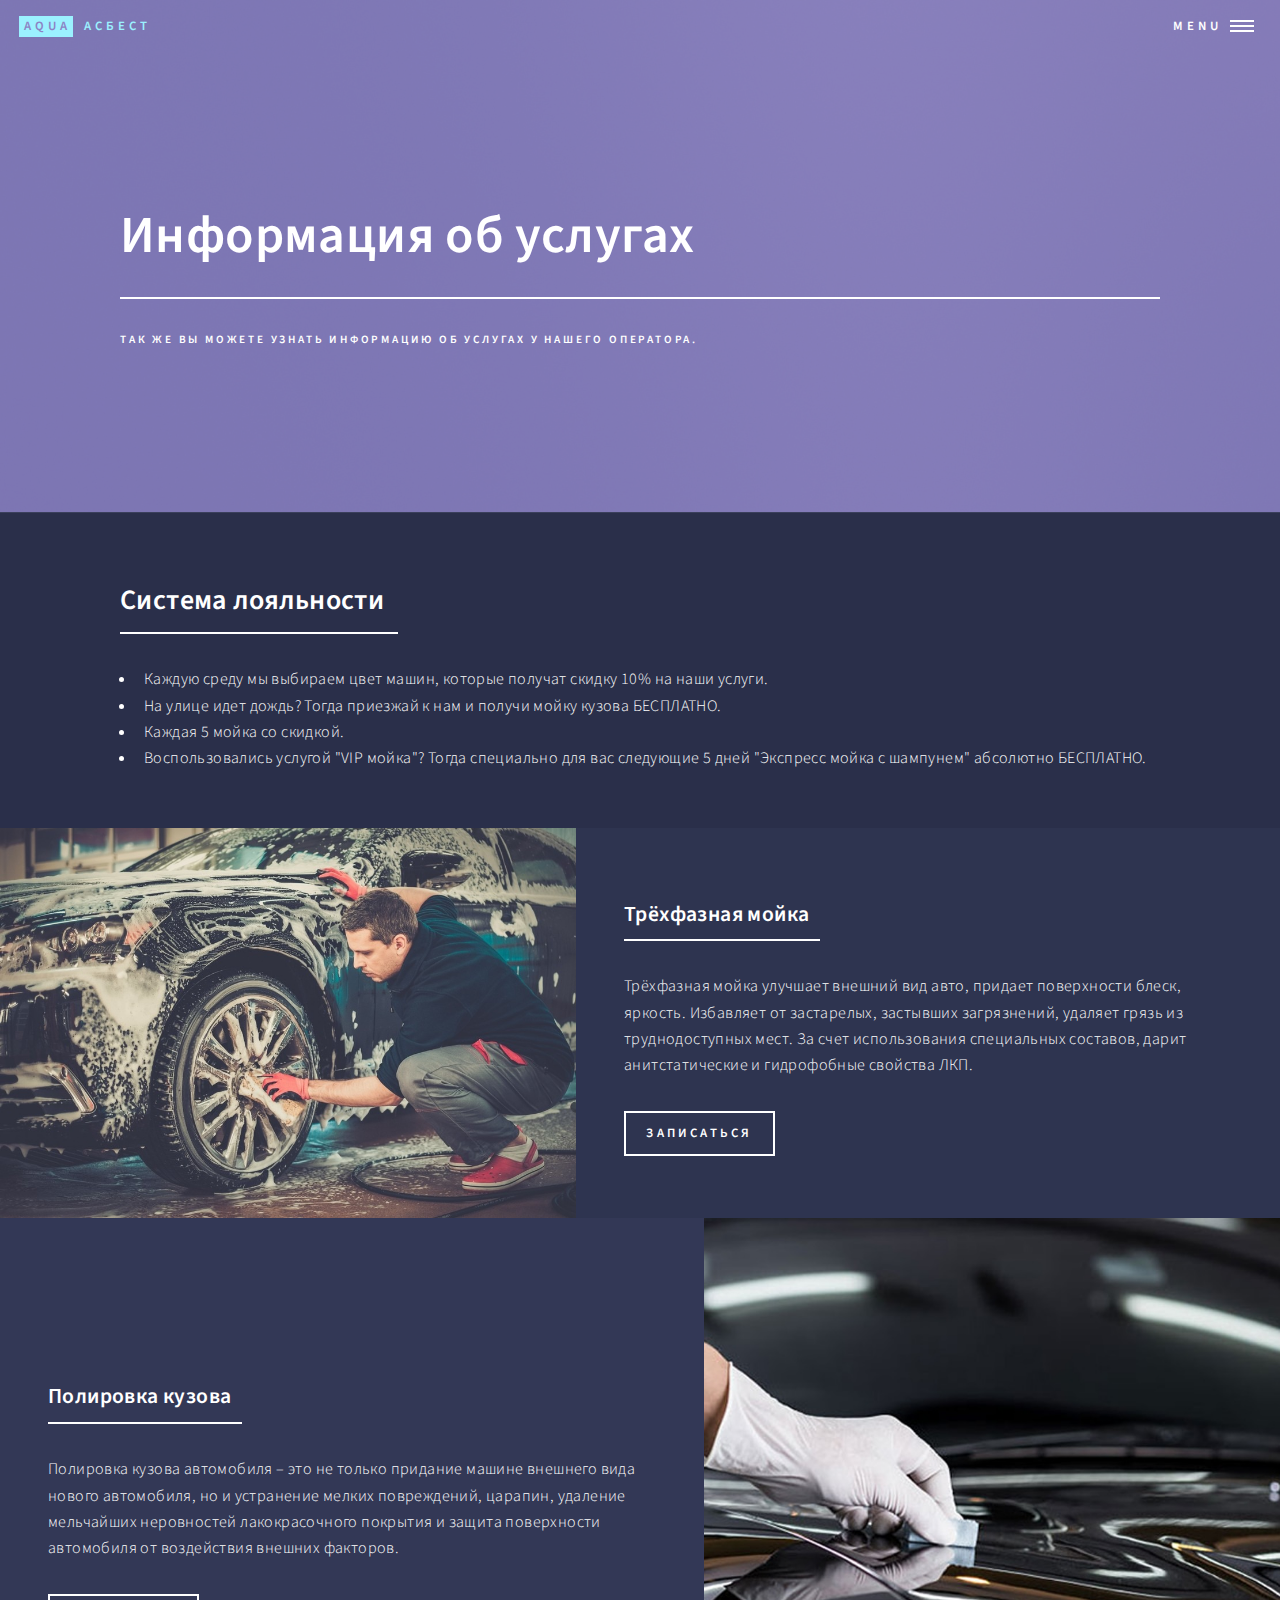
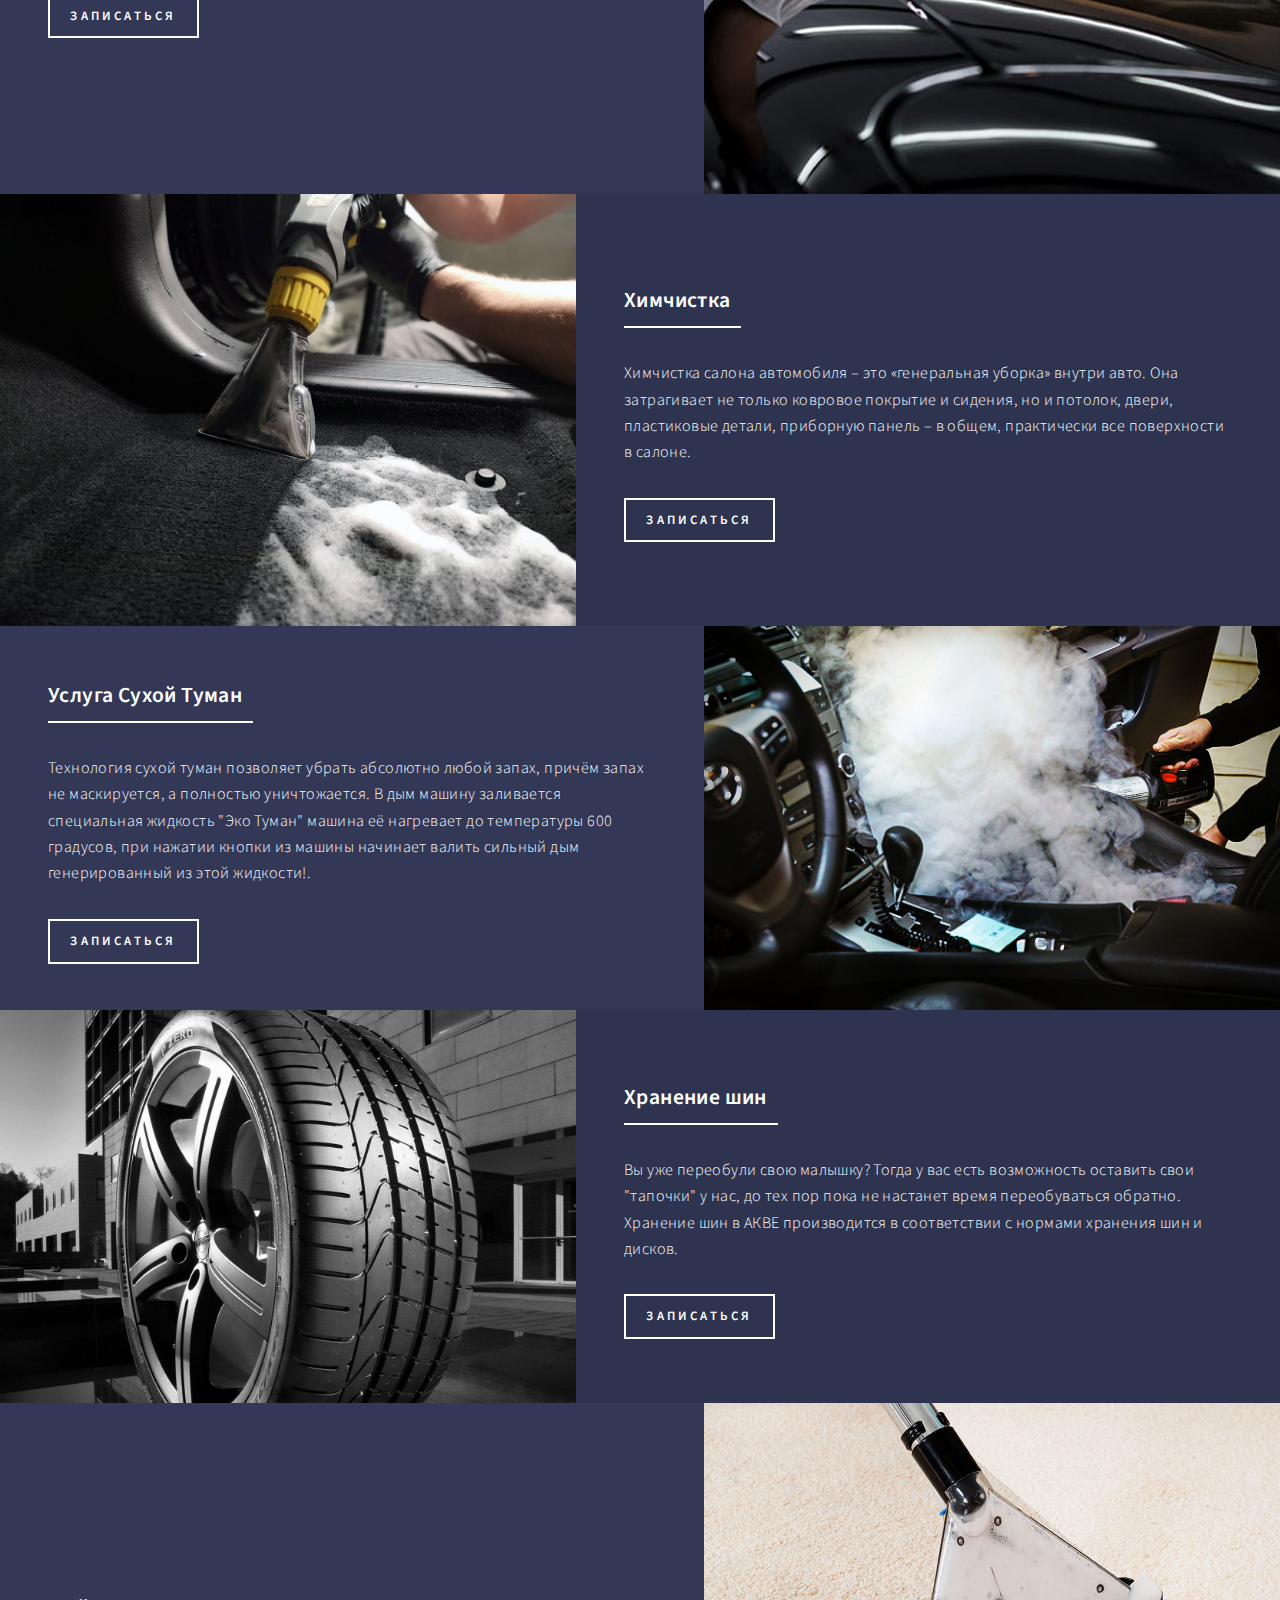
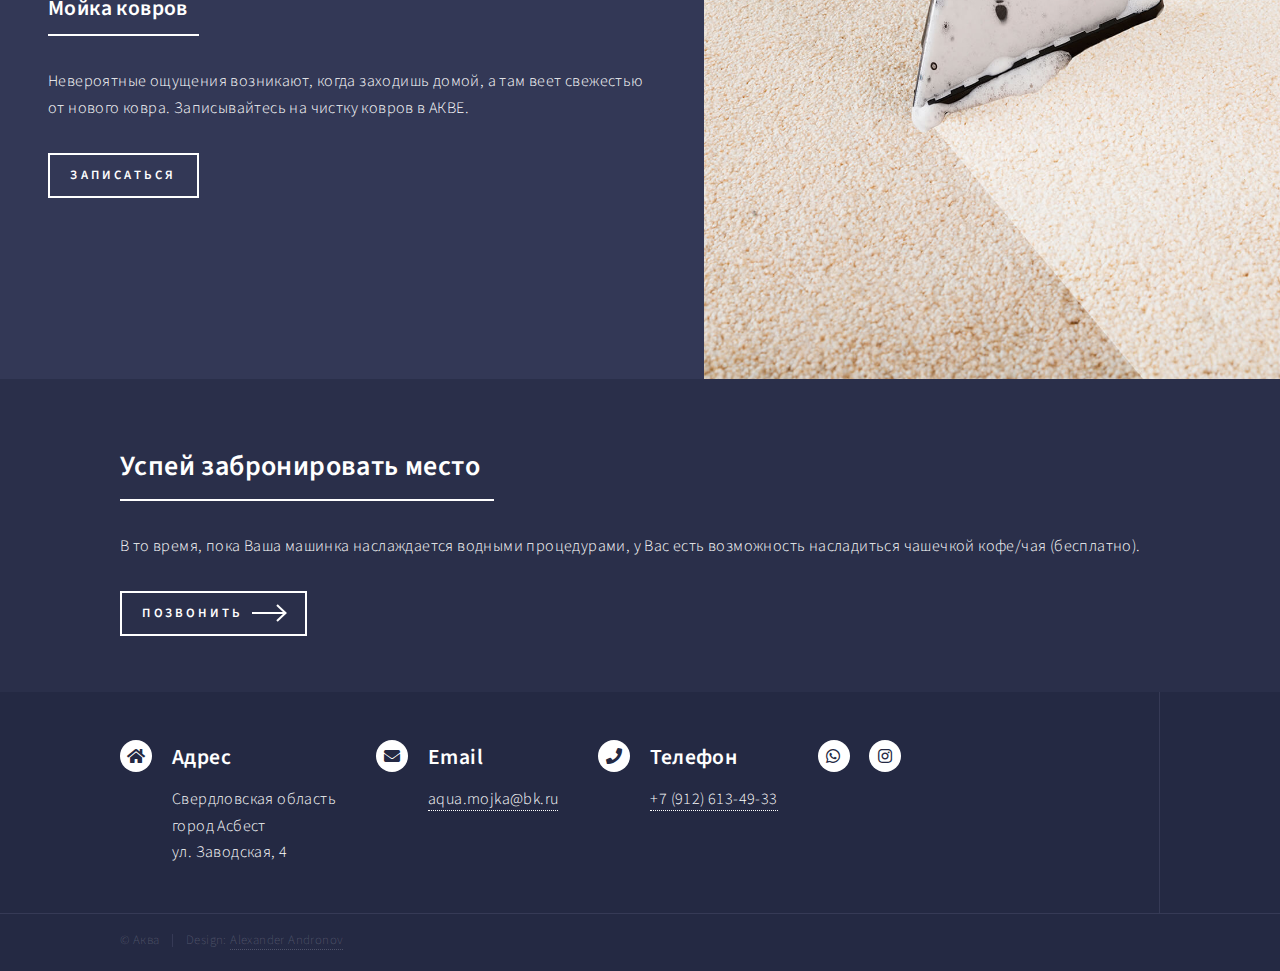
<file: landing.html>
<!DOCTYPE HTML>
<!--
	Forty by HTML5 UP
	html5up.net | @ajlkn
	Free for personal and commercial use under the CCA 3.0 license (html5up.net/license)
-->
<html>
	<head>
		<title>Информация об услугах | Автомойка Аква. Город Асбест</title>
		<meta charset="utf-8" />
		<meta name="viewport" content="width=device-width, initial-scale=1, user-scalable=no" />
		<meta name="description" content="Автомойка в Асбесте. Автомойка | Аква. Хранение шин. Полировка кузова. Мойка ковров.">
		<link rel="icon" href="images/pic_17.jpg" type="image/x-icon">
		<link rel="stylesheet" href="assets/css/main.css" />
		<noscript><link rel="stylesheet" href="assets/css/noscript.css" /></noscript>
	</head>
	<body class="is-preload">

		<!-- Wrapper -->
			<div id="wrapper">

				<!-- Header -->
				<!-- Note: The "styleN" class below should match that of the banner element. -->
					<header id="header" class="alt style2">
						<a href="index.html" class="logo"><strong>Aqua</strong> <span>Асбест</span></a>
						<nav>
							<a href="#menu">Menu</a>
						</nav>
					</header>

				<!-- Menu -->
					<nav id="menu">
						<ul class="links">
							<li><a href="index.html">Главная</a></li>
							<li><a href="landing.html#anchor_stock">Акции</a></li>
							<li><a href="landing.html">Информация об услугах</a></li>
							<li><a href="landing.html#anchor_contacts_2">Контакты</a></li>
							<!-- <li><a href="generic.html">Generic</a></li>
							<li><a href="elements.html">Elements</a></li> -->
						</ul>
						<ul class="actions stacked">
							<li><a href="tel:+7(912)613-49-33" class="button primary fit">Позвонить</a></li>
							<!-- <li><a href="#" class="button fit">Log In</a></li> -->
						</ul>
					</nav>

				<!-- Banner -->
				<!-- Note: The "styleN" class below should match that of the header element. -->
					<section id="banner" class="style2">
						<div class="inner">
							<span class="image">
								<img src="images/pic07.jpg" alt="" />
							</span>
							<header class="major">
								<h1>Информация об услугах</h1>
							</header>
							<div class="content">
								<p>Так же вы можете узнать информацию об услугах у нашего оператора.</p>
							</div>
						</div>
					</section>

				<!-- Main -->
					<div id="main">
<div id="anchor_stock"></div>
						<!-- One -->
							<section id="one">
								<div class="inner">
									<header class="major">
										<h2>Система лояльности</h2>
									</header>
									<ul>
										<li>Каждую среду мы выбираем цвет машин, которые получат скидку 10% на наши услуги.</li>
										<li>На улице идет дождь? Тогда приезжай к нам и получи мойку кузова БЕСПЛАТНО.</li>
										<li>Каждая 5 мойка со скидкой.</li>
										<li>Воспользовались услугой "VIP мойка"? Тогда специально для вас следующие 5 дней "Экспресс мойка с шампунем" абсолютно БЕСПЛАТНО.</li>
									</ul>
								</div>
							</section>
						<!-- Two -->
							<section id="two" class="spotlights">
								<section>
									<div id="anchor_wash"></div>
									<a href="generic.html" class="image">
										<img src="images/pic_15.jpg" alt="" data-position="center center" />
									</a>
									<div class="content">
										<div class="inner">
											<header class="major">
												<h3>Трёхфазная мойка</h3>
											</header>
											<p>Трёхфазная мойка улучшает внешний вид авто, придает поверхности блеск, яркость. Избавляет от застарелых, застывших загрязнений, удаляет грязь из труднодоступных мест. За счет использования специальных составов, дарит анитстатические и гидрофобные свойства ЛКП.</p>
											<ul class="actions">
												<li><a href="tel:89126134933" class="button">Записаться</a></li>
											</ul>
										</div>
									</div>
								</section>
								<section>
									<div id="anchor_polishing"></div>
									<a href="generic.html" class="image">
										<img src="images/pic_13.jpg" alt="" data-position="top center" />
									</a>
									<div class="content">
										<div class="inner">
											<header class="major">
												<h3>Полировка кузова</h3>
											</header>
											<p>Полировка кузова автомобиля – это не только придание машине внешнего вида нового автомобиля, но и устранение мелких повреждений, царапин, удаление мельчайших неровностей лакокрасочного покрытия и защита поверхности автомобиля от воздействия внешних факторов.</p>
											<ul class="actions">
												<li><a href="tel:89126134933" class="button">Записаться</a></li>
											</ul>
										</div>
									</div>
								</section>
								<section>
									<div id="anchor_clean"></div>
									<a href="generic.html" class="image">
										<img src="images/pic_16.jpg" alt="" data-position="center center" />
									</a>
									<div class="content">
										<div class="inner">
											<header class="major">
												<h3>Химчистка</h3>
											</header>
											<p>Химчистка салона автомобиля – это «генеральная уборка» внутри авто. Она затрагивает не только ковровое покрытие и сидения, но и потолок, двери, пластиковые детали, приборную панель – в общем, практически все поверхности в салоне.</p>
											<ul class="actions">
												<li><a href="tel:89126134933" class="button">Записаться</a></li>
											</ul>
										</div>
									</div>
								</section>
								<section>
									<div id="anchor_smoke"></div>
									<a href="generic.html" class="image">
										<img src="images/pic_12.jpg" alt="" data-position="25% 25%" />
									</a>
									<div class="content">
										<div class="inner">
											<header class="major">
												<h3>Услуга Сухой Туман</h3>
											</header>
											<p>Технология сухой туман позволяет убрать абсолютно любой запах, причём запах не маскируется, а полностью уничтожается. В дым машину заливается специальная жидкость "Эко Туман" машина её нагревает до температуры 600 градусов, при нажатии кнопки из машины начинает валить сильный дым генерированный из этой жидкости!.</p>
											<ul class="actions">
												<li><a href="tel:89126134933" class="button">Записаться</a></li>
											</ul>
										</div>
									</div>
								</section>
								<section>
									<div id="anchor_tires"></div>
									<a href="generic.html" class="image">
										<img src="images/pic_11.jpg" alt="" data-position="top center" />
									</a>
									<div class="content">
										<div class="inner">
											<header class="major">
												<h3>Хранение шин</h3>
											</header>
											<p>Вы уже переобули свою малышку? Тогда у вас есть возможность оставить свои "тапочки" у нас, до тех пор пока не настанет время переобуваться обратно. Хранение шин в АКВЕ производится в соответствии с нормами хранения шин и дисков.</p>
											<ul class="actions">
												<li><a href="tel:89126134933" class="button">Записаться</a></li>
											</ul>
										</div>
									</div>
								</section>
								<section>
									<div id="anchor_carpet"></div>
									<a href="generic.html" class="image">
										<img src="images/pic_14.jpg" alt="" data-position="25% 25%" />
									</a>
									<div class="content">
										<div class="inner">
											<header class="major">
												<h3>Мойка ковров</h3>
											</header>
											<p>Невероятные ощущения возникают, когда заходишь домой, а там веет свежестью от нового ковра. Записывайтесь на чистку ковров в АКВЕ.</p>
											<ul class="actions">
												<li><a href="tel:89126134933" class="button">Записаться</a></li>
											</ul>
										</div>
									</div>
								</section>
							</section>

							<!-- Two -->
								<section id="two">
									<div class="inner">
										<header class="major">
											<h2>Успей забронировать место</h2>
										</header>
										<p>В то время, пока Ваша машинка наслаждается водными процедурами, у Вас есть возможность насладиться чашечкой кофе/чая (бесплатно).</p>
										<ul class="actions">
											<li><a href="tel:89126134933" class="button next">Позвонить</a></li>
										</ul>
									</div>
								</section>

						</div>
<div id="anchor_contacts_2"></div>
					<!-- Contact -->
						<section id="contact">
							<div class="inner">
								<!-- <section>
									<form class="rd-form rd-mailform form-boxed" method="post" action="bat/rd-mailform.php" data-form-type="contact" data-form-output="form-out-global">
										<div class="fields">
											<div class="field half">
												<label class="form-label" for="contact-name">Имя</label>
												<input class="form-input" id="contact-name" type="text" name="name" data-constraints="@Required">
											</div>
											<div class="field half">
												<label class="form-label" for="contact-phone">Телефон</label>
												<input class="form-input" id="contact-phone" type="text" name="phone" data-constraints="@Numeric">
											</div>
											<div class="field">
												<label class="form-label" for="contact-message">Сообщение</label>
			                  <textarea class="form-input" id="message" rows="6" id="contact-message" name="message" data-constraints="@Required"></textarea>
											</div>
										</div>
										<ul class="actions">
											<li><input type="submit" value="Отправить сообщение" class="primary" /></li>
											<li><input type="reset" value="Очистить" /></li>
										</ul>
									</form>
								</section> -->
								<section class="split" style="width: 100%">
									<section class="section_footer_">
										<div class="contact-method contact-method_1">
											<span class="icon solid alt fa-home"></span>
											<h3>Адрес</h3>
											<span>Свердловская область<br />
											город Асбест<br />
											ул. Заводская, 4</span>
										</div>
										<div class="contact-method contact-method_2">
											<span class="icon solid alt fa-envelope"></span>
											<h3>Email</h3>
											<a href="mailto:aqua.mojka@bk.ru">aqua.mojka@bk.ru</a>
										</div>
										<div class="contact-method contact-method_3">
											<span class="icon solid alt fa-phone"></span>
											<h3>Телефон</h3>
											<a href="tel:89126134933">+7 (912) 613-49-33</a>
										</div>
										<ul class="icons contact-method_4">
											<li><a href="https://wa.me/79126134933" class="icon brands alt fa-whatsapp"><span class="label"></span></a></li>
											<!-- <li><a href="#" class="icon brands alt fa-facebook-f"><span class="label">Facebook</span></a></li> -->
											<li><a href="https://www.instagram.com/aqua_moika_asb/?utm_medium=copy_link" class="icon brands alt fa-instagram"><span class="label">Instagram</span></a></li>
											<!-- <li><a href="#" class="icon brands alt fa-github"><span class="label">GitHub</span></a></li> -->
											<!-- <li><a href="#" class="icon brands alt fa-vk"><span class="label"></span></a></li> -->
										</ul>
									</section>
									<!-- <section>
										<div class="contact-method">
											<span class="icon solid alt fa-phone"></span>
											<h3>Телефон</h3>
											<span>(000) 000-0000 </span>
										</div>
									</section>
									<section>
										<div class="contact-method">
											<span class="icon solid alt fa-home"></span>
											<h3>Адрес</h3>
											<span>Свердловская область<br />
											город Асбест<br />
											ул. Заводская, 4</span>
										</div>
									</section> -->
								</section>
							</div>
						</section>

					<!-- Footer -->
						<footer id="footer">
							<div class="inner">
								<ul class="copyright">
									<li>&copy; Аква</li><li>Design: <a href="https://vk.com/boshka94">Alexander Andronov</a></li>
								</ul>
							</div>
						</footer>

				</div>

			<!-- Scripts -->
				<script src="assets/js/jquery.min.js"></script>
				<script src="assets/js/jquery.scrolly.min.js"></script>
				<script src="assets/js/jquery.scrollex.min.js"></script>
				<script src="assets/js/browser.min.js"></script>
				<script src="assets/js/breakpoints.min.js"></script>
				<script src="assets/js/util.js"></script>
				<script src="assets/js/main.js"></script>

		</body>
	</html>
</file>
<file: assets/css/noscript.css>
/*
	Forty by HTML5 UP
	html5up.net | @ajlkn
	Free for personal and commercial use under the CCA 3.0 license (html5up.net/license)
*/

/* Banner */

	body.is-preload #banner:after {
		opacity: 0.85;
	}

	body.is-preload #banner > .inner {
		-moz-filter: none;
		-webkit-filter: none;
		-ms-filter: none;
		filter: none;
		-moz-transform: none;
		-webkit-transform: none;
		-ms-transform: none;
		transform: none;
		opacity: 1;
	}
</file>
<file: assets/css/main.css>
@import url(fontawesome-all.min.css);
@import url("https://fonts.googleapis.com/css?family=Source+Sans+Pro:300,300italic,600,600italic");

/*
	Forty by HTML5 UP
	html5up.net | @ajlkn
	Free for personal and commercial use under the CCA 3.0 license (html5up.net/license)
*/

html, body, div, span, applet, object,
iframe, h1, h2, h3, h4, h5, h6, p, blockquote,
pre, a, abbr, acronym, address, big, cite,
code, del, dfn, em, img, ins, kbd, q, s, samp,
small, strike, strong, sub, sup, tt, var, b,
u, i, center, dl, dt, dd, ol, ul, li, fieldset,
form, label, legend, table, caption, tbody,
tfoot, thead, tr, th, td, article, aside,
canvas, details, embed, figure, figcaption,
footer, header, hgroup, menu, nav, output, ruby,
section, summary, time, mark, audio, video {
	margin: 0;
	padding: 0;
	border: 0;
	font-size: 100%;
	font: inherit;
	vertical-align: baseline;}

article, aside, details, figcaption, figure,
footer, header, hgroup, menu, nav, section {
	display: block;}

body {
	line-height: 1;
}

ol, ul {
	list-style: none;
}

blockquote, q {
	quotes: none;
}

	blockquote:before, blockquote:after, q:before, q:after {
		content: '';
		content: none;
	}

table {
	border-collapse: collapse;
	border-spacing: 0;
}

body {
	-webkit-text-size-adjust: none;
}

mark {
	background-color: transparent;
	color: inherit;
}

input::-moz-focus-inner {
	border: 0;
	padding: 0;
}

input, select, textarea {
	-moz-appearance: none;
	-webkit-appearance: none;
	-ms-appearance: none;
	appearance: none;
}

/* Basic */

	@-ms-viewport {
		width: device-width;
	}

	body {
		-ms-overflow-style: scrollbar;
	}

	@media screen and (max-width: 480px) {

		html, body {
			min-width: 320px;
		}

	}

	html {
		box-sizing: border-box;
	}

	*, *:before, *:after {
		box-sizing: inherit;
	}

	body {
		background: #242943;
	}

		body.is-preload *, body.is-preload *:before, body.is-preload *:after {
			-moz-animation: none !important;
			-webkit-animation: none !important;
			-ms-animation: none !important;
			animation: none !important;
			-moz-transition: none !important;
			-webkit-transition: none !important;
			-ms-transition: none !important;
			transition: none !important;
		}

/* Type */

	body, input, select, textarea {
		color: #ffffff;
		font-family: "Source Sans Pro", Helvetica, sans-serif;
		font-size: 17pt;
		font-weight: 300;
		letter-spacing: 0.025em;
		line-height: 1.65;
	}

		@media screen and (max-width: 1680px) {

			body, input, select, textarea {
				font-size: 14pt;
			}

		}

		@media screen and (max-width: 1280px) {

			body, input, select, textarea {
				font-size: 12pt;
			}

		}

		@media screen and (max-width: 360px) {

			body, input, select, textarea {
				font-size: 11pt;
			}

		}

	a {
		-moz-transition: color 0.2s ease-in-out, border-bottom-color 0.2s ease-in-out;
		-webkit-transition: color 0.2s ease-in-out, border-bottom-color 0.2s ease-in-out;
		-ms-transition: color 0.2s ease-in-out, border-bottom-color 0.2s ease-in-out;
		transition: color 0.2s ease-in-out, border-bottom-color 0.2s ease-in-out;
		border-bottom: dotted 1px;
		color: inherit;
		text-decoration: none;
	}

		a:hover {
			border-bottom-color: transparent;
			color: #9bf1ff !important;
		}

		a:active {
			color: #53e3fb !important;
		}

	strong, b {
		color: #ffffff;
		font-weight: 600;
	}

	em, i {
		font-style: italic;
	}

	p {
		margin: 0 0 2em 0;
	}

	h1, h2, h3, h4, h5, h6 {
		color: #ffffff;
		font-weight: 600;
		line-height: 1.65;
		margin: 0 0 1em 0;
	}

		h1 a, h2 a, h3 a, h4 a, h5 a, h6 a {
			color: inherit;
			border-bottom: 0;
		}

	h1 {
		font-size: 2.5em;
	}

	h2 {
		font-size: 1.75em;
	}

	h3 {
		font-size: 1.35em;
	}

	h4 {
		font-size: 1.1em;
	}

	h5 {
		font-size: 0.9em;
	}

	h6 {
		font-size: 0.7em;
	}

	@media screen and (max-width: 736px) {

		h1 {
			font-size: 2em;
		}

		h2 {
			font-size: 1.5em;
		}

		h3 {
			font-size: 1.25em;
		}

	}

	sub {
		font-size: 0.8em;
		position: relative;
		top: 0.5em;
	}

	sup {
		font-size: 0.8em;
		position: relative;
		top: -0.5em;
	}

	blockquote {
		border-left: solid 4px rgba(212, 212, 255, 0.1);
		font-style: italic;
		margin: 0 0 2em 0;
		padding: 0.5em 0 0.5em 2em;
	}

	code {
		background: rgba(212, 212, 255, 0.035);
		font-family: "Courier New", monospace;
		font-size: 0.9em;
		margin: 0 0.25em;
		padding: 0.25em 0.65em;
	}

	pre {
		-webkit-overflow-scrolling: touch;
		font-family: "Courier New", monospace;
		font-size: 0.9em;
		margin: 0 0 2em 0;
	}

		pre code {
			display: block;
			line-height: 1.75;
			padding: 1em 1.5em;
			overflow-x: auto;
		}

	hr {
		border: 0;
		border-bottom: solid 1px rgba(212, 212, 255, 0.1);
		margin: 2em 0;
	}

		hr.major {
			margin: 3em 0;
		}

	.align-left {
		text-align: left;
	}

	.align-center {
		text-align: center;
	}

	.align-right {
		text-align: right;
	}

/* Row */

	.row {
		display: flex;
		flex-wrap: wrap;
		box-sizing: border-box;
		align-items: stretch;
	}

		.row > * {
			box-sizing: border-box;
		}

		.row.gtr-uniform > * > :last-child {
			margin-bottom: 0;
		}

		.row.aln-left {
			justify-content: flex-start;
		}

		.row.aln-center {
			justify-content: center;
		}

		.row.aln-right {
			justify-content: flex-end;
		}

		.row.aln-top {
			align-items: flex-start;
		}

		.row.aln-middle {
			align-items: center;
		}

		.row.aln-bottom {
			align-items: flex-end;
		}

		.row > .imp {
			order: -1;
		}

		.row > .col-1 {
			width: 8.33333%;
		}

		.row > .off-1 {
			margin-left: 8.33333%;
		}

		.row > .col-2 {
			width: 16.66667%;
		}

		.row > .off-2 {
			margin-left: 16.66667%;
		}

		.row > .col-3 {
			width: 25%;
		}

		.row > .off-3 {
			margin-left: 25%;
		}

		.row > .col-4 {
			width: 33.33333%;
		}

		.row > .off-4 {
			margin-left: 33.33333%;
		}

		.row > .col-5 {
			width: 41.66667%;
		}

		.row > .off-5 {
			margin-left: 41.66667%;
		}

		.row > .col-6 {
			width: 50%;
		}

		.row > .off-6 {
			margin-left: 50%;
		}

		.row > .col-7 {
			width: 58.33333%;
		}

		.row > .off-7 {
			margin-left: 58.33333%;
		}

		.row > .col-8 {
			width: 66.66667%;
		}

		.row > .off-8 {
			margin-left: 66.66667%;
		}

		.row > .col-9 {
			width: 75%;
		}

		.row > .off-9 {
			margin-left: 75%;
		}

		.row > .col-10 {
			width: 83.33333%;
		}

		.row > .off-10 {
			margin-left: 83.33333%;
		}

		.row > .col-11 {
			width: 91.66667%;
		}

		.row > .off-11 {
			margin-left: 91.66667%;
		}

		.row > .col-12 {
			width: 100%;
		}

		.row > .off-12 {
			margin-left: 100%;
		}

		.row.gtr-0 {
			margin-top: 0;
			margin-left: 0em;
		}

			.row.gtr-0 > * {
				padding: 0 0 0 0em;
			}

			.row.gtr-0.gtr-uniform {
				margin-top: 0em;
			}

				.row.gtr-0.gtr-uniform > * {
					padding-top: 0em;
				}

		.row.gtr-25 {
			margin-top: 0;
			margin-left: -0.5em;
		}

			.row.gtr-25 > * {
				padding: 0 0 0 0.5em;
			}

			.row.gtr-25.gtr-uniform {
				margin-top: -0.5em;
			}

				.row.gtr-25.gtr-uniform > * {
					padding-top: 0.5em;
				}

		.row.gtr-50 {
			margin-top: 0;
			margin-left: -1em;
		}

			.row.gtr-50 > * {
				padding: 0 0 0 1em;
			}

			.row.gtr-50.gtr-uniform {
				margin-top: -1em;
			}

				.row.gtr-50.gtr-uniform > * {
					padding-top: 1em;
				}

		.row {
			margin-top: 0;
			margin-left: -2em;
		}

			.row > * {
				padding: 0 0 0 2em;
			}

			.row.gtr-uniform {
				margin-top: -2em;
			}

				.row.gtr-uniform > * {
					padding-top: 2em;
				}

		.row.gtr-150 {
			margin-top: 0;
			margin-left: -3em;
		}

			.row.gtr-150 > * {
				padding: 0 0 0 3em;
			}

			.row.gtr-150.gtr-uniform {
				margin-top: -3em;
			}

				.row.gtr-150.gtr-uniform > * {
					padding-top: 3em;
				}

		.row.gtr-200 {
			margin-top: 0;
			margin-left: -4em;
		}

			.row.gtr-200 > * {
				padding: 0 0 0 4em;
			}

			.row.gtr-200.gtr-uniform {
				margin-top: -4em;
			}

				.row.gtr-200.gtr-uniform > * {
					padding-top: 4em;
				}

		@media screen and (max-width: 1680px) {

			.row {
				display: flex;
				flex-wrap: wrap;
				box-sizing: border-box;
				align-items: stretch;
			}

				.row > * {
					box-sizing: border-box;
				}

				.row.gtr-uniform > * > :last-child {
					margin-bottom: 0;
				}

				.row.aln-left {
					justify-content: flex-start;
				}

				.row.aln-center {
					justify-content: center;
				}

				.row.aln-right {
					justify-content: flex-end;
				}

				.row.aln-top {
					align-items: flex-start;
				}

				.row.aln-middle {
					align-items: center;
				}

				.row.aln-bottom {
					align-items: flex-end;
				}

				.row > .imp-xlarge {
					order: -1;
				}

				.row > .col-1-xlarge {
					width: 8.33333%;
				}

				.row > .off-1-xlarge {
					margin-left: 8.33333%;
				}

				.row > .col-2-xlarge {
					width: 16.66667%;
				}

				.row > .off-2-xlarge {
					margin-left: 16.66667%;
				}

				.row > .col-3-xlarge {
					width: 25%;
				}

				.row > .off-3-xlarge {
					margin-left: 25%;
				}

				.row > .col-4-xlarge {
					width: 33.33333%;
				}

				.row > .off-4-xlarge {
					margin-left: 33.33333%;
				}

				.row > .col-5-xlarge {
					width: 41.66667%;
				}

				.row > .off-5-xlarge {
					margin-left: 41.66667%;
				}

				.row > .col-6-xlarge {
					width: 50%;
				}

				.row > .off-6-xlarge {
					margin-left: 50%;
				}

				.row > .col-7-xlarge {
					width: 58.33333%;
				}

				.row > .off-7-xlarge {
					margin-left: 58.33333%;
				}

				.row > .col-8-xlarge {
					width: 66.66667%;
				}

				.row > .off-8-xlarge {
					margin-left: 66.66667%;
				}

				.row > .col-9-xlarge {
					width: 75%;
				}

				.row > .off-9-xlarge {
					margin-left: 75%;
				}

				.row > .col-10-xlarge {
					width: 83.33333%;
				}

				.row > .off-10-xlarge {
					margin-left: 83.33333%;
				}

				.row > .col-11-xlarge {
					width: 91.66667%;
				}

				.row > .off-11-xlarge {
					margin-left: 91.66667%;
				}

				.row > .col-12-xlarge {
					width: 100%;
				}

				.row > .off-12-xlarge {
					margin-left: 100%;
				}

				.row.gtr-0 {
					margin-top: 0;
					margin-left: 0em;
				}

					.row.gtr-0 > * {
						padding: 0 0 0 0em;
					}

					.row.gtr-0.gtr-uniform {
						margin-top: 0em;
					}

						.row.gtr-0.gtr-uniform > * {
							padding-top: 0em;
						}

				.row.gtr-25 {
					margin-top: 0;
					margin-left: -0.5em;
				}

					.row.gtr-25 > * {
						padding: 0 0 0 0.5em;
					}

					.row.gtr-25.gtr-uniform {
						margin-top: -0.5em;
					}

						.row.gtr-25.gtr-uniform > * {
							padding-top: 0.5em;
						}

				.row.gtr-50 {
					margin-top: 0;
					margin-left: -1em;
				}

					.row.gtr-50 > * {
						padding: 0 0 0 1em;
					}

					.row.gtr-50.gtr-uniform {
						margin-top: -1em;
					}

						.row.gtr-50.gtr-uniform > * {
							padding-top: 1em;
						}

				.row {
					margin-top: 0;
					margin-left: -2em;
				}

					.row > * {
						padding: 0 0 0 2em;
					}

					.row.gtr-uniform {
						margin-top: -2em;
					}

						.row.gtr-uniform > * {
							padding-top: 2em;
						}

				.row.gtr-150 {
					margin-top: 0;
					margin-left: -3em;
				}

					.row.gtr-150 > * {
						padding: 0 0 0 3em;
					}

					.row.gtr-150.gtr-uniform {
						margin-top: -3em;
					}

						.row.gtr-150.gtr-uniform > * {
							padding-top: 3em;
						}

				.row.gtr-200 {
					margin-top: 0;
					margin-left: -4em;
				}

					.row.gtr-200 > * {
						padding: 0 0 0 4em;
					}

					.row.gtr-200.gtr-uniform {
						margin-top: -4em;
					}

						.row.gtr-200.gtr-uniform > * {
							padding-top: 4em;
						}

		}

		@media screen and (max-width: 1280px) {

			.row {
				display: flex;
				flex-wrap: wrap;
				box-sizing: border-box;
				align-items: stretch;
			}

				.row > * {
					box-sizing: border-box;
				}

				.row.gtr-uniform > * > :last-child {
					margin-bottom: 0;
				}

				.row.aln-left {
					justify-content: flex-start;
				}

				.row.aln-center {
					justify-content: center;
				}

				.row.aln-right {
					justify-content: flex-end;
				}

				.row.aln-top {
					align-items: flex-start;
				}

				.row.aln-middle {
					align-items: center;
				}

				.row.aln-bottom {
					align-items: flex-end;
				}

				.row > .imp-large {
					order: -1;
				}

				.row > .col-1-large {
					width: 8.33333%;
				}

				.row > .off-1-large {
					margin-left: 8.33333%;
				}

				.row > .col-2-large {
					width: 16.66667%;
				}

				.row > .off-2-large {
					margin-left: 16.66667%;
				}

				.row > .col-3-large {
					width: 25%;
				}

				.row > .off-3-large {
					margin-left: 25%;
				}

				.row > .col-4-large {
					width: 33.33333%;
				}

				.row > .off-4-large {
					margin-left: 33.33333%;
				}

				.row > .col-5-large {
					width: 41.66667%;
				}

				.row > .off-5-large {
					margin-left: 41.66667%;
				}

				.row > .col-6-large {
					width: 50%;
				}

				.row > .off-6-large {
					margin-left: 50%;
				}

				.row > .col-7-large {
					width: 58.33333%;
				}

				.row > .off-7-large {
					margin-left: 58.33333%;
				}

				.row > .col-8-large {
					width: 66.66667%;
				}

				.row > .off-8-large {
					margin-left: 66.66667%;
				}

				.row > .col-9-large {
					width: 75%;
				}

				.row > .off-9-large {
					margin-left: 75%;
				}

				.row > .col-10-large {
					width: 83.33333%;
				}

				.row > .off-10-large {
					margin-left: 83.33333%;
				}

				.row > .col-11-large {
					width: 91.66667%;
				}

				.row > .off-11-large {
					margin-left: 91.66667%;
				}

				.row > .col-12-large {
					width: 100%;
				}

				.row > .off-12-large {
					margin-left: 100%;
				}

				.row.gtr-0 {
					margin-top: 0;
					margin-left: 0em;
				}

					.row.gtr-0 > * {
						padding: 0 0 0 0em;
					}

					.row.gtr-0.gtr-uniform {
						margin-top: 0em;
					}

						.row.gtr-0.gtr-uniform > * {
							padding-top: 0em;
						}

				.row.gtr-25 {
					margin-top: 0;
					margin-left: -0.375em;
				}

					.row.gtr-25 > * {
						padding: 0 0 0 0.375em;
					}

					.row.gtr-25.gtr-uniform {
						margin-top: -0.375em;
					}

						.row.gtr-25.gtr-uniform > * {
							padding-top: 0.375em;
						}

				.row.gtr-50 {
					margin-top: 0;
					margin-left: -0.75em;
				}

					.row.gtr-50 > * {
						padding: 0 0 0 0.75em;
					}

					.row.gtr-50.gtr-uniform {
						margin-top: -0.75em;
					}

						.row.gtr-50.gtr-uniform > * {
							padding-top: 0.75em;
						}

				.row {
					margin-top: 0;
					margin-left: -1.5em;
				}

					.row > * {
						padding: 0 0 0 1.5em;
					}

					.row.gtr-uniform {
						margin-top: -1.5em;
					}

						.row.gtr-uniform > * {
							padding-top: 1.5em;
						}

				.row.gtr-150 {
					margin-top: 0;
					margin-left: -2.25em;
				}

					.row.gtr-150 > * {
						padding: 0 0 0 2.25em;
					}

					.row.gtr-150.gtr-uniform {
						margin-top: -2.25em;
					}

						.row.gtr-150.gtr-uniform > * {
							padding-top: 2.25em;
						}

				.row.gtr-200 {
					margin-top: 0;
					margin-left: -3em;
				}

					.row.gtr-200 > * {
						padding: 0 0 0 3em;
					}

					.row.gtr-200.gtr-uniform {
						margin-top: -3em;
					}

						.row.gtr-200.gtr-uniform > * {
							padding-top: 3em;
						}

		}

		@media screen and (max-width: 980px) {

			.row {
				display: flex;
				flex-wrap: wrap;
				box-sizing: border-box;
				align-items: stretch;
			}

				.row > * {
					box-sizing: border-box;
				}

				.row.gtr-uniform > * > :last-child {
					margin-bottom: 0;
				}

				.row.aln-left {
					justify-content: flex-start;
				}

				.row.aln-center {
					justify-content: center;
				}

				.row.aln-right {
					justify-content: flex-end;
				}

				.row.aln-top {
					align-items: flex-start;
				}

				.row.aln-middle {
					align-items: center;
				}

				.row.aln-bottom {
					align-items: flex-end;
				}

				.row > .imp-medium {
					order: -1;
				}

				.row > .col-1-medium {
					width: 8.33333%;
				}

				.row > .off-1-medium {
					margin-left: 8.33333%;
				}

				.row > .col-2-medium {
					width: 16.66667%;
				}

				.row > .off-2-medium {
					margin-left: 16.66667%;
				}

				.row > .col-3-medium {
					width: 25%;
				}

				.row > .off-3-medium {
					margin-left: 25%;
				}

				.row > .col-4-medium {
					width: 33.33333%;
				}

				.row > .off-4-medium {
					margin-left: 33.33333%;
				}

				.row > .col-5-medium {
					width: 41.66667%;
				}

				.row > .off-5-medium {
					margin-left: 41.66667%;
				}

				.row > .col-6-medium {
					width: 50%;
				}

				.row > .off-6-medium {
					margin-left: 50%;
				}

				.row > .col-7-medium {
					width: 58.33333%;
				}

				.row > .off-7-medium {
					margin-left: 58.33333%;
				}

				.row > .col-8-medium {
					width: 66.66667%;
				}

				.row > .off-8-medium {
					margin-left: 66.66667%;
				}

				.row > .col-9-medium {
					width: 75%;
				}

				.row > .off-9-medium {
					margin-left: 75%;
				}

				.row > .col-10-medium {
					width: 83.33333%;
				}

				.row > .off-10-medium {
					margin-left: 83.33333%;
				}

				.row > .col-11-medium {
					width: 91.66667%;
				}

				.row > .off-11-medium {
					margin-left: 91.66667%;
				}

				.row > .col-12-medium {
					width: 100%;
				}

				.row > .off-12-medium {
					margin-left: 100%;
				}

				.row.gtr-0 {
					margin-top: 0;
					margin-left: 0em;
				}

					.row.gtr-0 > * {
						padding: 0 0 0 0em;
					}

					.row.gtr-0.gtr-uniform {
						margin-top: 0em;
					}

						.row.gtr-0.gtr-uniform > * {
							padding-top: 0em;
						}

				.row.gtr-25 {
					margin-top: 0;
					margin-left: -0.375em;
				}

					.row.gtr-25 > * {
						padding: 0 0 0 0.375em;
					}

					.row.gtr-25.gtr-uniform {
						margin-top: -0.375em;
					}

						.row.gtr-25.gtr-uniform > * {
							padding-top: 0.375em;
						}

				.row.gtr-50 {
					margin-top: 0;
					margin-left: -0.75em;
				}

					.row.gtr-50 > * {
						padding: 0 0 0 0.75em;
					}

					.row.gtr-50.gtr-uniform {
						margin-top: -0.75em;
					}

						.row.gtr-50.gtr-uniform > * {
							padding-top: 0.75em;
						}

				.row {
					margin-top: 0;
					margin-left: -1.5em;
				}

					.row > * {
						padding: 0 0 0 1.5em;
					}

					.row.gtr-uniform {
						margin-top: -1.5em;
					}

						.row.gtr-uniform > * {
							padding-top: 1.5em;
						}

				.row.gtr-150 {
					margin-top: 0;
					margin-left: -2.25em;
				}

					.row.gtr-150 > * {
						padding: 0 0 0 2.25em;
					}

					.row.gtr-150.gtr-uniform {
						margin-top: -2.25em;
					}

						.row.gtr-150.gtr-uniform > * {
							padding-top: 2.25em;
						}

				.row.gtr-200 {
					margin-top: 0;
					margin-left: -3em;
				}

					.row.gtr-200 > * {
						padding: 0 0 0 3em;
					}

					.row.gtr-200.gtr-uniform {
						margin-top: -3em;
					}

						.row.gtr-200.gtr-uniform > * {
							padding-top: 3em;
						}

		}

		@media screen and (max-width: 736px) {

			.row {
				display: flex;
				flex-wrap: wrap;
				box-sizing: border-box;
				align-items: stretch;
			}

				.row > * {
					box-sizing: border-box;
				}

				.row.gtr-uniform > * > :last-child {
					margin-bottom: 0;
				}

				.row.aln-left {
					justify-content: flex-start;
				}

				.row.aln-center {
					justify-content: center;
				}

				.row.aln-right {
					justify-content: flex-end;
				}

				.row.aln-top {
					align-items: flex-start;
				}

				.row.aln-middle {
					align-items: center;
				}

				.row.aln-bottom {
					align-items: flex-end;
				}

				.row > .imp-small {
					order: -1;
				}

				.row > .col-1-small {
					width: 8.33333%;
				}

				.row > .off-1-small {
					margin-left: 8.33333%;
				}

				.row > .col-2-small {
					width: 16.66667%;
				}

				.row > .off-2-small {
					margin-left: 16.66667%;
				}

				.row > .col-3-small {
					width: 25%;
				}

				.row > .off-3-small {
					margin-left: 25%;
				}

				.row > .col-4-small {
					width: 33.33333%;
				}

				.row > .off-4-small {
					margin-left: 33.33333%;
				}

				.row > .col-5-small {
					width: 41.66667%;
				}

				.row > .off-5-small {
					margin-left: 41.66667%;
				}

				.row > .col-6-small {
					width: 50%;
				}

				.row > .off-6-small {
					margin-left: 50%;
				}

				.row > .col-7-small {
					width: 58.33333%;
				}

				.row > .off-7-small {
					margin-left: 58.33333%;
				}

				.row > .col-8-small {
					width: 66.66667%;
				}

				.row > .off-8-small {
					margin-left: 66.66667%;
				}

				.row > .col-9-small {
					width: 75%;
				}

				.row > .off-9-small {
					margin-left: 75%;
				}

				.row > .col-10-small {
					width: 83.33333%;
				}

				.row > .off-10-small {
					margin-left: 83.33333%;
				}

				.row > .col-11-small {
					width: 91.66667%;
				}

				.row > .off-11-small {
					margin-left: 91.66667%;
				}

				.row > .col-12-small {
					width: 100%;
				}

				.row > .off-12-small {
					margin-left: 100%;
				}

				.row.gtr-0 {
					margin-top: 0;
					margin-left: 0em;
				}

					.row.gtr-0 > * {
						padding: 0 0 0 0em;
					}

					.row.gtr-0.gtr-uniform {
						margin-top: 0em;
					}

						.row.gtr-0.gtr-uniform > * {
							padding-top: 0em;
						}

				.row.gtr-25 {
					margin-top: 0;
					margin-left: -0.3125em;
				}

					.row.gtr-25 > * {
						padding: 0 0 0 0.3125em;
					}

					.row.gtr-25.gtr-uniform {
						margin-top: -0.3125em;
					}

						.row.gtr-25.gtr-uniform > * {
							padding-top: 0.3125em;
						}

				.row.gtr-50 {
					margin-top: 0;
					margin-left: -0.625em;
				}

					.row.gtr-50 > * {
						padding: 0 0 0 0.625em;
					}

					.row.gtr-50.gtr-uniform {
						margin-top: -0.625em;
					}

						.row.gtr-50.gtr-uniform > * {
							padding-top: 0.625em;
						}

				.row {
					margin-top: 0;
					margin-left: -1.25em;
				}

					.row > * {
						padding: 0 0 0 1.25em;
					}

					.row.gtr-uniform {
						margin-top: -1.25em;
					}

						.row.gtr-uniform > * {
							padding-top: 1.25em;
						}

				.row.gtr-150 {
					margin-top: 0;
					margin-left: -1.875em;
				}

					.row.gtr-150 > * {
						padding: 0 0 0 1.875em;
					}

					.row.gtr-150.gtr-uniform {
						margin-top: -1.875em;
					}

						.row.gtr-150.gtr-uniform > * {
							padding-top: 1.875em;
						}

				.row.gtr-200 {
					margin-top: 0;
					margin-left: -2.5em;
				}

					.row.gtr-200 > * {
						padding: 0 0 0 2.5em;
					}

					.row.gtr-200.gtr-uniform {
						margin-top: -2.5em;
					}

						.row.gtr-200.gtr-uniform > * {
							padding-top: 2.5em;
						}

		}

		@media screen and (max-width: 480px) {

			.row {
				display: flex;
				flex-wrap: wrap;
				box-sizing: border-box;
				align-items: stretch;
			}

				.row > * {
					box-sizing: border-box;
				}

				.row.gtr-uniform > * > :last-child {
					margin-bottom: 0;
				}

				.row.aln-left {
					justify-content: flex-start;
				}

				.row.aln-center {
					justify-content: center;
				}

				.row.aln-right {
					justify-content: flex-end;
				}

				.row.aln-top {
					align-items: flex-start;
				}

				.row.aln-middle {
					align-items: center;
				}

				.row.aln-bottom {
					align-items: flex-end;
				}

				.row > .imp-xsmall {
					order: -1;
				}

				.row > .col-1-xsmall {
					width: 8.33333%;
				}

				.row > .off-1-xsmall {
					margin-left: 8.33333%;
				}

				.row > .col-2-xsmall {
					width: 16.66667%;
				}

				.row > .off-2-xsmall {
					margin-left: 16.66667%;
				}

				.row > .col-3-xsmall {
					width: 25%;
				}

				.row > .off-3-xsmall {
					margin-left: 25%;
				}

				.row > .col-4-xsmall {
					width: 33.33333%;
				}

				.row > .off-4-xsmall {
					margin-left: 33.33333%;
				}

				.row > .col-5-xsmall {
					width: 41.66667%;
				}

				.row > .off-5-xsmall {
					margin-left: 41.66667%;
				}

				.row > .col-6-xsmall {
					width: 50%;
				}

				.row > .off-6-xsmall {
					margin-left: 50%;
				}

				.row > .col-7-xsmall {
					width: 58.33333%;
				}

				.row > .off-7-xsmall {
					margin-left: 58.33333%;
				}

				.row > .col-8-xsmall {
					width: 66.66667%;
				}

				.row > .off-8-xsmall {
					margin-left: 66.66667%;
				}

				.row > .col-9-xsmall {
					width: 75%;
				}

				.row > .off-9-xsmall {
					margin-left: 75%;
				}

				.row > .col-10-xsmall {
					width: 83.33333%;
				}

				.row > .off-10-xsmall {
					margin-left: 83.33333%;
				}

				.row > .col-11-xsmall {
					width: 91.66667%;
				}

				.row > .off-11-xsmall {
					margin-left: 91.66667%;
				}

				.row > .col-12-xsmall {
					width: 100%;
				}

				.row > .off-12-xsmall {
					margin-left: 100%;
				}

				.row.gtr-0 {
					margin-top: 0;
					margin-left: 0em;
				}

					.row.gtr-0 > * {
						padding: 0 0 0 0em;
					}

					.row.gtr-0.gtr-uniform {
						margin-top: 0em;
					}

						.row.gtr-0.gtr-uniform > * {
							padding-top: 0em;
						}

				.row.gtr-25 {
					margin-top: 0;
					margin-left: -0.3125em;
				}

					.row.gtr-25 > * {
						padding: 0 0 0 0.3125em;
					}

					.row.gtr-25.gtr-uniform {
						margin-top: -0.3125em;
					}

						.row.gtr-25.gtr-uniform > * {
							padding-top: 0.3125em;
						}

				.row.gtr-50 {
					margin-top: 0;
					margin-left: -0.625em;
				}

					.row.gtr-50 > * {
						padding: 0 0 0 0.625em;
					}

					.row.gtr-50.gtr-uniform {
						margin-top: -0.625em;
					}

						.row.gtr-50.gtr-uniform > * {
							padding-top: 0.625em;
						}

				.row {
					margin-top: 0;
					margin-left: -1.25em;
				}

					.row > * {
						padding: 0 0 0 1.25em;
					}

					.row.gtr-uniform {
						margin-top: -1.25em;
					}

						.row.gtr-uniform > * {
							padding-top: 1.25em;
						}

				.row.gtr-150 {
					margin-top: 0;
					margin-left: -1.875em;
				}

					.row.gtr-150 > * {
						padding: 0 0 0 1.875em;
					}

					.row.gtr-150.gtr-uniform {
						margin-top: -1.875em;
					}

						.row.gtr-150.gtr-uniform > * {
							padding-top: 1.875em;
						}

				.row.gtr-200 {
					margin-top: 0;
					margin-left: -2.5em;
				}

					.row.gtr-200 > * {
						padding: 0 0 0 2.5em;
					}

					.row.gtr-200.gtr-uniform {
						margin-top: -2.5em;
					}

						.row.gtr-200.gtr-uniform > * {
							padding-top: 2.5em;
						}

		}

/* Section/Article */

	section.special, article.special {
		text-align: center;
	}

	header.major {
		width: -moz-max-content;
		width: -webkit-max-content;
		width: -ms-max-content;
		width: max-content;
		margin-bottom: 2em;
	}

		header.major > :first-child {
			margin-bottom: 0;
			width: calc(100% + 0.5em);
		}

			header.major > :first-child:after {
				content: '';
				background-color: #ffffff;
				display: block;
				height: 2px;
				margin: 0.325em 0 0.5em 0;
				width: 100%;
			}

		header.major > p {
			font-size: 0.7em;
			font-weight: 600;
			letter-spacing: 0.25em;
			margin-bottom: 0;
			text-transform: uppercase;
		}

		body.is-ie header.major > :first-child:after {
			max-width: 9em;
		}

		body.is-ie header.major > h1:after {
			max-width: 100% !important;
		}

	@media screen and (max-width: 736px) {

		header.major > p br {
			display: none;
		}

	}

/* Form */

	form {
		margin: 0 0 2em 0;
	}

		form > :last-child {
			margin-bottom: 0;
		}

		form > .fields {
			display: -moz-flex;
			display: -webkit-flex;
			display: -ms-flex;
			display: flex;
			-moz-flex-wrap: wrap;
			-webkit-flex-wrap: wrap;
			-ms-flex-wrap: wrap;
			flex-wrap: wrap;
			width: calc(100% + 3em);
			margin: -1.5em 0 2em -1.5em;
		}

			form > .fields > .field {
				-moz-flex-grow: 0;
				-webkit-flex-grow: 0;
				-ms-flex-grow: 0;
				flex-grow: 0;
				-moz-flex-shrink: 0;
				-webkit-flex-shrink: 0;
				-ms-flex-shrink: 0;
				flex-shrink: 0;
				padding: 1.5em 0 0 1.5em;
				width: calc(100% - 1.5em);
			}

				form > .fields > .field.half {
					width: calc(50% - 0.75em);
				}

				form > .fields > .field.third {
					width: calc(100%/3 - 0.5em);
				}

				form > .fields > .field.quarter {
					width: calc(25% - 0.375em);
				}

		@media screen and (max-width: 480px) {

			form > .fields {
				width: calc(100% + 3em);
				margin: -1.5em 0 2em -1.5em;
			}

				form > .fields > .field {
					padding: 1.5em 0 0 1.5em;
					width: calc(100% - 1.5em);
				}

					form > .fields > .field.half {
						width: calc(100% - 1.5em);
					}

					form > .fields > .field.third {
						width: calc(100% - 1.5em);
					}

					form > .fields > .field.quarter {
						width: calc(100% - 1.5em);
					}

		}

	label {
		color: #ffffff;
		display: block;
		font-size: 0.8em;
		font-weight: 600;
		letter-spacing: 0.25em;
		margin: 0 0 1em 0;
		text-transform: uppercase;
	}

	input[type="text"],
	input[type="password"],
	input[type="email"],
	input[type="tel"],
	input[type="search"],
	input[type="url"],
	select,
	textarea {
		-moz-appearance: none;
		-webkit-appearance: none;
		-ms-appearance: none;
		appearance: none;
		background: rgba(212, 212, 255, 0.035);
		border: none;
		border-radius: 0;
		color: inherit;
		display: block;
		outline: 0;
		padding: 0 1em;
		text-decoration: none;
		width: 100%;
	}

		input[type="text"]:invalid,
		input[type="password"]:invalid,
		input[type="email"]:invalid,
		input[type="tel"]:invalid,
		input[type="search"]:invalid,
		input[type="url"]:invalid,
		select:invalid,
		textarea:invalid {
			box-shadow: none;
		}

		input[type="text"]:focus,
		input[type="password"]:focus,
		input[type="email"]:focus,
		input[type="tel"]:focus,
		input[type="search"]:focus,
		input[type="url"]:focus,
		select:focus,
		textarea:focus {
			border-color: #9bf1ff;
			box-shadow: 0 0 0 2px #9bf1ff;
		}

	select {
		background-image: url("data:image/svg+xml;charset=utf8,%3Csvg xmlns='http://www.w3.org/2000/svg' width='40' height='40' preserveAspectRatio='none' viewBox='0 0 40 40'%3E%3Cpath d='M9.4,12.3l10.4,10.4l10.4-10.4c0.2-0.2,0.5-0.4,0.9-0.4c0.3,0,0.6,0.1,0.9,0.4l3.3,3.3c0.2,0.2,0.4,0.5,0.4,0.9 c0,0.4-0.1,0.6-0.4,0.9L20.7,31.9c-0.2,0.2-0.5,0.4-0.9,0.4c-0.3,0-0.6-0.1-0.9-0.4L4.3,17.3c-0.2-0.2-0.4-0.5-0.4-0.9 c0-0.4,0.1-0.6,0.4-0.9l3.3-3.3c0.2-0.2,0.5-0.4,0.9-0.4S9.1,12.1,9.4,12.3z' fill='rgba(212, 212, 255, 0.1)' /%3E%3C/svg%3E");
		background-size: 1.25rem;
		background-repeat: no-repeat;
		background-position: calc(100% - 1rem) center;
		height: 2.75em;
		padding-right: 2.75em;
		text-overflow: ellipsis;
	}

		select option {
			color: #ffffff;
			background: #242943;
		}

		select:focus::-ms-value {
			background-color: transparent;
		}

		select::-ms-expand {
			display: none;
		}

	input[type="text"],
	input[type="password"],
	input[type="email"],
	input[type="tel"],
	input[type="search"],
	input[type="url"],
	select {
		height: 2.75em;
	}

	textarea {
		padding: 0.75em 1em;
	}

	input[type="checkbox"],
	input[type="radio"] {
		-moz-appearance: none;
		-webkit-appearance: none;
		-ms-appearance: none;
		appearance: none;
		display: block;
		float: left;
		margin-right: -2em;
		opacity: 0;
		width: 1em;
		z-index: -1;
	}

		input[type="checkbox"] + label,
		input[type="radio"] + label {
			text-decoration: none;
			color: #ffffff;
			cursor: pointer;
			display: inline-block;
			font-weight: 300;
			padding-left: 2.65em;
			padding-right: 0.75em;
			position: relative;
		}

			input[type="checkbox"] + label:before,
			input[type="radio"] + label:before {
				-moz-osx-font-smoothing: grayscale;
				-webkit-font-smoothing: antialiased;
				display: inline-block;
				font-style: normal;
				font-variant: normal;
				text-rendering: auto;
				line-height: 1;
				text-transform: none !important;
				font-family: 'Font Awesome 5 Free';
				font-weight: 900;
			}

			input[type="checkbox"] + label:before,
			input[type="radio"] + label:before {
				background: rgba(212, 212, 255, 0.035);
				content: '';
				display: inline-block;
				font-size: 0.8em;
				height: 2.0625em;
				left: 0;
				letter-spacing: 0;
				line-height: 2.0625em;
				position: absolute;
				text-align: center;
				top: 0;
				width: 2.0625em;
			}

		input[type="checkbox"]:checked + label:before,
		input[type="radio"]:checked + label:before {
			background: #ffffff;
			border-color: #9bf1ff;
			content: '\f00c';
			color: #242943;
		}

		input[type="checkbox"]:focus + label:before,
		input[type="radio"]:focus + label:before {
			box-shadow: 0 0 0 2px #9bf1ff;
		}

	input[type="radio"] + label:before {
		border-radius: 100%;
	}

	::-webkit-input-placeholder {
		color: rgba(244, 244, 255, 0.2) !important;
		opacity: 1.0;
	}

	:-moz-placeholder {
		color: rgba(244, 244, 255, 0.2) !important;
		opacity: 1.0;
	}

	::-moz-placeholder {
		color: rgba(244, 244, 255, 0.2) !important;
		opacity: 1.0;
	}

	:-ms-input-placeholder {
		color: rgba(244, 244, 255, 0.2) !important;
		opacity: 1.0;
	}

/* Box */

	.box {
		border: solid 1px rgba(212, 212, 255, 0.1);
		margin-bottom: 2em;
		padding: 1.5em;
	}

		.box > :last-child,
		.box > :last-child > :last-child,
		.box > :last-child > :last-child > :last-child {
			margin-bottom: 0;
		}

		.box.alt {
			border: 0;
			border-radius: 0;
			padding: 0;
		}

/* Icon */

	.icon {
		text-decoration: none;
		border-bottom: none;
		position: relative;
	}

		.icon:before {
			-moz-osx-font-smoothing: grayscale;
			-webkit-font-smoothing: antialiased;
			display: inline-block;
			font-style: normal;
			font-variant: normal;
			text-rendering: auto;
			line-height: 1;
			text-transform: none !important;
			font-family: 'Font Awesome 5 Free';
			font-weight: 400;
		}

		.icon > .label {
			display: none;
		}

		.icon:before {
			line-height: inherit;
		}

		.icon.solid:before {
			font-weight: 900;
		}

		.icon.brands:before {
			font-family: 'Font Awesome 5 Brands';
		}

		.icon.alt:before {
			background-color: #ffffff;
			border-radius: 100%;
			color: #242943;
			display: inline-block;
			height: 2em;
			line-height: 2em;
			text-align: center;
			width: 2em;
		}

	a.icon.alt:before {
		-moz-transition: background-color 0.2s ease-in-out;
		-webkit-transition: background-color 0.2s ease-in-out;
		-ms-transition: background-color 0.2s ease-in-out;
		transition: background-color 0.2s ease-in-out;
	}

	a.icon.alt:hover:before {
		background-color: #6fc3df;
	}

	a.icon.alt:active:before {
		background-color: #37a6cb;
	}

/* Image */

	.image {
		border: 0;
		display: inline-block;
		position: relative;
	}

		.image img {
			display: block;
		}

		.image.left, .image.right {
			max-width: 30%;
		}

			.image.left img, .image.right img {
				width: 100%;
			}

		.image.left {
			float: left;
			margin: 0 1.5em 1.25em 0;
			top: 0.25em;
		}

		.image.right {
			float: right;
			margin: 0 0 1.25em 1.5em;
			top: 0.25em;
		}

		.image.fit {
			display: block;
			margin: 0 0 2em 0;
			width: 100%;
		}

			.image.fit img {
				width: 100%;
			}

		.image.main {
			display: block;
			margin: 2.5em 0;
			width: 100%;
		}

			.image.main img {
				width: 100%;
			}

			@media screen and (max-width: 736px) {

				.image.main {
					margin: 1.5em 0;
				}

			}

/* List */

	ol {
		list-style: decimal;
		margin: 0 0 2em 0;
		padding-left: 1.25em;
	}

		ol li {
			padding-left: 0.25em;
		}

	ul {
		list-style: disc;
		margin: 0 0 1.5em 0;
		padding-left: 1em;
	}

		ul li {
			padding-left: 0.5em;
		}

		ul.alt {
			list-style: none;
			padding-left: 0;
		}

			ul.alt li {
				border-top: solid 1px rgba(212, 212, 255, 0.1);
				padding: 0.5em 0;
			}

				ul.alt li:first-child {
					border-top: 0;
					padding-top: 0;
				}

	dl {
		margin: 0 0 2em 0;
	}

		dl dt {
			display: block;
			font-weight: 600;
			margin: 0 0 1em 0;
		}

		dl dd {
			margin-left: 2em;
		}

/* Actions */

	ul.actions {
		display: -moz-flex;
		display: -webkit-flex;
		display: -ms-flex;
		display: flex;
		cursor: default;
		list-style: none;
		margin-left: -1em;
		padding-left: 0;
	}

		ul.actions li {
			padding: 0 0 0 1em;
			vertical-align: middle;
		}

		ul.actions.special {
			-moz-justify-content: center;
			-webkit-justify-content: center;
			-ms-justify-content: center;
			justify-content: center;
			width: 100%;
			margin-left: 0;
		}

			ul.actions.special li:first-child {
				padding-left: 0;
			}

		ul.actions.stacked {
			-moz-flex-direction: column;
			-webkit-flex-direction: column;
			-ms-flex-direction: column;
			flex-direction: column;
			margin-left: 0;
		}

			ul.actions.stacked li {
				padding: 1.3em 0 0 0;
			}

				ul.actions.stacked li:first-child {
					padding-top: 0;
				}

		ul.actions.fit {
			width: calc(100% + 1em);
		}

			ul.actions.fit li {
				-moz-flex-grow: 1;
				-webkit-flex-grow: 1;
				-ms-flex-grow: 1;
				flex-grow: 1;
				-moz-flex-shrink: 1;
				-webkit-flex-shrink: 1;
				-ms-flex-shrink: 1;
				flex-shrink: 1;
				width: 100%;
			}

				ul.actions.fit li > * {
					width: 100%;
				}

			ul.actions.fit.stacked {
				width: 100%;
			}

/* Icons */

	ul.icons {
		cursor: default;
		list-style: none;
		padding-left: 0;
	}

		ul.icons li {
			display: inline-block;
			padding: 0 1em 0 0;
		}

			ul.icons li:last-child {
				padding-right: 0;
			}

		@media screen and (max-width: 736px) {

			ul.icons li {
				padding: 0 0.75em 0 0;
			}

		}

/* Pagination */

	ul.pagination {
		cursor: default;
		list-style: none;
		padding-left: 0;
	}

		ul.pagination li {
			display: inline-block;
			padding-left: 0;
			vertical-align: middle;
		}

			ul.pagination li > .page {
				-moz-transition: background-color 0.2s ease-in-out, color 0.2s ease-in-out;
				-webkit-transition: background-color 0.2s ease-in-out, color 0.2s ease-in-out;
				-ms-transition: background-color 0.2s ease-in-out, color 0.2s ease-in-out;
				transition: background-color 0.2s ease-in-out, color 0.2s ease-in-out;
				border-bottom: 0;
				display: inline-block;
				font-size: 0.8em;
				font-weight: 600;
				height: 1.5em;
				line-height: 1.5em;
				margin: 0 0.125em;
				min-width: 1.5em;
				padding: 0 0.5em;
				text-align: center;
			}

				ul.pagination li > .page.active {
					background-color: #ffffff;
					color: #242943;
				}

					ul.pagination li > .page.active:hover {
						background-color: #9bf1ff;
						color: #242943 !important;
					}

					ul.pagination li > .page.active:active {
						background-color: #53e3fb;
					}

			ul.pagination li:first-child {
				padding-right: 0.75em;
			}

			ul.pagination li:last-child {
				padding-left: 0.75em;
			}

		@media screen and (max-width: 480px) {

			ul.pagination li:nth-child(n+2):nth-last-child(n+2) {
				display: none;
			}

			ul.pagination li:first-child {
				padding-right: 0;
			}

		}

/* Table */

	.table-wrapper {
		-webkit-overflow-scrolling: touch;
		overflow-x: auto;
	}

	table {
		margin: 0 0 2em 0;
		width: 100%;
	}

		table tbody tr {
			border: solid 1px rgba(212, 212, 255, 0.1);
			border-left: 0;
			border-right: 0;
		}

			table tbody tr:nth-child(2n + 1) {
				background-color: rgba(212, 212, 255, 0.035);
			}

		table td {
			padding: 0.75em 0.75em;
		}

		table th {
			color: #ffffff;
			font-size: 0.9em;
			font-weight: 600;
			padding: 0 0.75em 0.75em 0.75em;
			text-align: left;
		}

		table thead {
			border-bottom: solid 2px rgba(212, 212, 255, 0.1);
		}

		table tfoot {
			border-top: solid 2px rgba(212, 212, 255, 0.1);
		}

		table.alt {
			border-collapse: separate;
		}

			table.alt tbody tr td {
				border: solid 1px rgba(212, 212, 255, 0.1);
				border-left-width: 0;
				border-top-width: 0;
			}

				table.alt tbody tr td:first-child {
					border-left-width: 1px;
				}

			table.alt tbody tr:first-child td {
				border-top-width: 1px;
			}

			table.alt thead {
				border-bottom: 0;
			}

			table.alt tfoot {
				border-top: 0;
			}

/* Button */

	input[type="submit"],
	input[type="reset"],
	input[type="button"],
	button,
	.button {
		-moz-appearance: none;
		-webkit-appearance: none;
		-ms-appearance: none;
		appearance: none;
		-moz-transition: background-color 0.2s ease-in-out, box-shadow 0.2s ease-in-out, color 0.2s ease-in-out;
		-webkit-transition: background-color 0.2s ease-in-out, box-shadow 0.2s ease-in-out, color 0.2s ease-in-out;
		-ms-transition: background-color 0.2s ease-in-out, box-shadow 0.2s ease-in-out, color 0.2s ease-in-out;
		transition: background-color 0.2s ease-in-out, box-shadow 0.2s ease-in-out, color 0.2s ease-in-out;
		background-color: transparent;
		border: 0;
		border-radius: 0;
		box-shadow: inset 0 0 0 2px #ffffff;
		color: #ffffff;
		cursor: pointer;
		display: inline-block;
		font-size: 0.8em;
		font-weight: 600;
		height: 3.5em;
		letter-spacing: 0.25em;
		line-height: 3.5em;
		padding: 0 1.75em;
		text-align: center;
		text-decoration: none;
		text-transform: uppercase;
		white-space: nowrap;
	}

		input[type="submit"]:hover, input[type="submit"]:active,
		input[type="reset"]:hover,
		input[type="reset"]:active,
		input[type="button"]:hover,
		input[type="button"]:active,
		button:hover,
		button:active,
		.button:hover,
		.button:active {
			box-shadow: inset 0 0 0 2px #9bf1ff;
			color: #9bf1ff;
		}

		input[type="submit"]:active,
		input[type="reset"]:active,
		input[type="button"]:active,
		button:active,
		.button:active {
			background-color: rgba(155, 241, 255, 0.1);
			box-shadow: inset 0 0 0 2px #53e3fb;
			color: #53e3fb;
		}

		input[type="submit"].icon:before,
		input[type="reset"].icon:before,
		input[type="button"].icon:before,
		button.icon:before,
		.button.icon:before {
			margin-right: 0.5em;
		}

		input[type="submit"].fit,
		input[type="reset"].fit,
		input[type="button"].fit,
		button.fit,
		.button.fit {
			width: 100%;
		}

		input[type="submit"].small,
		input[type="reset"].small,
		input[type="button"].small,
		button.small,
		.button.small {
			font-size: 0.6em;
		}

		input[type="submit"].large,
		input[type="reset"].large,
		input[type="button"].large,
		button.large,
		.button.large {
			font-size: 1.25em;
			height: 3em;
			line-height: 3em;
		}

		input[type="submit"].next,
		input[type="reset"].next,
		input[type="button"].next,
		button.next,
		.button.next {
			padding-right: 4.5em;
			position: relative;
		}

			input[type="submit"].next:before, input[type="submit"].next:after,
			input[type="reset"].next:before,
			input[type="reset"].next:after,
			input[type="button"].next:before,
			input[type="button"].next:after,
			button.next:before,
			button.next:after,
			.button.next:before,
			.button.next:after {
				-moz-transition: opacity 0.2s ease-in-out;
				-webkit-transition: opacity 0.2s ease-in-out;
				-ms-transition: opacity 0.2s ease-in-out;
				transition: opacity 0.2s ease-in-out;
				background-position: center right;
				background-repeat: no-repeat;
				background-size: 36px 24px;
				content: '';
				display: block;
				height: 100%;
				position: absolute;
				right: 1.5em;
				top: 0;
				vertical-align: middle;
				width: 36px;
			}

			input[type="submit"].next:before,
			input[type="reset"].next:before,
			input[type="button"].next:before,
			button.next:before,
			.button.next:before {
				background-image: url("data:image/svg+xml;charset=utf8,%3Csvg xmlns='http://www.w3.org/2000/svg' xmlns:xlink='http://www.w3.org/1999/xlink' width='36px' height='24px' viewBox='0 0 36 24' zoomAndPan='disable'%3E%3Cstyle%3Eline %7B stroke: %23ffffff%3B stroke-width: 2px%3B %7D%3C/style%3E%3Cline x1='0' y1='12' x2='34' y2='12' /%3E%3Cline x1='25' y1='4' x2='34' y2='12.5' /%3E%3Cline x1='25' y1='20' x2='34' y2='11.5' /%3E%3C/svg%3E");
			}

			input[type="submit"].next:after,
			input[type="reset"].next:after,
			input[type="button"].next:after,
			button.next:after,
			.button.next:after {
				background-image: url("data:image/svg+xml;charset=utf8,%3Csvg xmlns='http://www.w3.org/2000/svg' xmlns:xlink='http://www.w3.org/1999/xlink' width='36px' height='24px' viewBox='0 0 36 24' zoomAndPan='disable'%3E%3Cstyle%3Eline %7B stroke: %239bf1ff%3B stroke-width: 2px%3B %7D%3C/style%3E%3Cline x1='0' y1='12' x2='34' y2='12' /%3E%3Cline x1='25' y1='4' x2='34' y2='12.5' /%3E%3Cline x1='25' y1='20' x2='34' y2='11.5' /%3E%3C/svg%3E");
				opacity: 0;
				z-index: 1;
			}

			input[type="submit"].next:hover:after, input[type="submit"].next:active:after,
			input[type="reset"].next:hover:after,
			input[type="reset"].next:active:after,
			input[type="button"].next:hover:after,
			input[type="button"].next:active:after,
			button.next:hover:after,
			button.next:active:after,
			.button.next:hover:after,
			.button.next:active:after {
				opacity: 1;
			}

			@media screen and (max-width: 1280px) {

				input[type="submit"].next,
				input[type="reset"].next,
				input[type="button"].next,
				button.next,
				.button.next {
					padding-right: 5em;
				}

			}

		input[type="submit"].primary,
		input[type="reset"].primary,
		input[type="button"].primary,
		button.primary,
		.button.primary {
			background-color: #ffffff;
			box-shadow: none;
			color: #242943;
		}

			input[type="submit"].primary:hover, input[type="submit"].primary:active,
			input[type="reset"].primary:hover,
			input[type="reset"].primary:active,
			input[type="button"].primary:hover,
			input[type="button"].primary:active,
			button.primary:hover,
			button.primary:active,
			.button.primary:hover,
			.button.primary:active {
				background-color: #9bf1ff;
				color: #242943 !important;
			}

			input[type="submit"].primary:active,
			input[type="reset"].primary:active,
			input[type="button"].primary:active,
			button.primary:active,
			.button.primary:active {
				background-color: #53e3fb;
			}

		input[type="submit"].disabled, input[type="submit"]:disabled,
		input[type="reset"].disabled,
		input[type="reset"]:disabled,
		input[type="button"].disabled,
		input[type="button"]:disabled,
		button.disabled,
		button:disabled,
		.button.disabled,
		.button:disabled {
			pointer-events: none;
			cursor: default;
			opacity: 0.25;
		}

/* Tiles */

	.tiles {
		display: -moz-flex;
		display: -webkit-flex;
		display: -ms-flex;
		display: flex;
		-moz-flex-wrap: wrap;
		-webkit-flex-wrap: wrap;
		-ms-flex-wrap: wrap;
		flex-wrap: wrap;
		border-top: 0 !important;
	}

		.tiles + * {
			border-top: 0 !important;
		}

		.tiles article {
			-moz-align-items: center;
			-webkit-align-items: center;
			-ms-align-items: center;
			align-items: center;
			display: -moz-flex;
			display: -webkit-flex;
			display: -ms-flex;
			display: flex;
			-moz-transition: -moz-transform 0.25s ease, opacity 0.25s ease, -moz-filter 1s ease, -webkit-filter 1s ease;
			-webkit-transition: -webkit-transform 0.25s ease, opacity 0.25s ease, -webkit-filter 1s ease, -webkit-filter 1s ease;
			-ms-transition: -ms-transform 0.25s ease, opacity 0.25s ease, -ms-filter 1s ease, -webkit-filter 1s ease;
			transition: transform 0.25s ease, opacity 0.25s ease, filter 1s ease, -webkit-filter 1s ease;
			padding: 4em 4em 2em 4em ;
			background-position: center;
			background-repeat: no-repeat;
			background-size: cover;
			cursor: default;
			height: 40vh;
			max-height: 40em;
			min-height: 23em;
			overflow: hidden;
			position: relative;
			width: 40%;
		}

			.tiles article .image {
				display: none;
			}

			.tiles article header {
				position: relative;
				z-index: 3;
			}

			.tiles article h3 {
				font-size: 1.75em;
			}

				.tiles article h3 a:hover {
					color: inherit !important;
				}

			.tiles article .link.primary {
				border: 0;
				height: 100%;
				left: 0;
				position: absolute;
				top: 0;
				width: 100%;
				z-index: 4;
			}

			.tiles article:before {
				-moz-transition: opacity 0.5s ease;
				-webkit-transition: opacity 0.5s ease;
				-ms-transition: opacity 0.5s ease;
				transition: opacity 0.5s ease;
				bottom: 0;
				content: '';
				display: block;
				height: 100%;
				left: 0;
				opacity: 0.85;
				position: absolute;
				width: 100%;
				z-index: 2;
			}

			.tiles article:after {
				background-color: rgba(36, 41, 67, 0.25);
				content: '';
				display: block;
				height: 100%;
				left: 0;
				position: absolute;
				top: 0;
				width: 100%;
				z-index: 1;
			}

			.tiles article:hover:before {
				opacity: 0;
			}

			.tiles article.is-transitioning {
				-moz-transform: scale(0.95);
				-webkit-transform: scale(0.95);
				-ms-transform: scale(0.95);
				transform: scale(0.95);
				-moz-filter: blur(0.5em);
				-webkit-filter: blur(0.5em);
				-ms-filter: blur(0.5em);
				filter: blur(0.5em);
				opacity: 0;
			}

			.tiles article:nth-child(4n - 1), .tiles article:nth-child(4n - 2) {
				width: 60%;
			}

			.tiles article:nth-child(6n - 5):before {
				background-color: #6fc3df;
			}

			.tiles article:nth-child(6n - 4):before {
				background-color: #8d82c4;
			}

			.tiles article:nth-child(6n - 3):before {
				background-color: #ec8d81;
			}

			.tiles article:nth-child(6n - 2):before {
				background-color: #e7b788;
			}

			.tiles article:nth-child(6n - 1):before {
				background-color: #8ea9e8;
			}

			.tiles article:nth-child(6n):before {
				background-color: #87c5a4;
			}

		@media screen and (max-width: 1280px) {

			.tiles article {
				padding: 4em 3em 2em 3em ;
				height: 30vh;
				max-height: 30em;
				min-height: 20em;
			}

		}

		@media screen and (max-width: 980px) {

			.tiles article {
				width: 50% !important;
			}

		}

		@media screen and (max-width: 736px) {

			.tiles article {
				padding: 3em 1.5em 1em 1.5em ;
				height: 16em;
				max-height: none;
				min-height: 0;
			}

				.tiles article h3 {
					font-size: 1.5em;
				}

		}

		@media screen and (max-width: 480px) {

			.tiles {
				display: block;
			}

				.tiles article {
					height: 20em;
					width: 100% !important;
				}

		}

/* Contact Method */

	.contact-method {
		margin: 0 0 2em 0;
		padding-left: 3.25em;
		position: relative;
	}

		.contact-method .icon {
			left: 0;
			position: absolute;
			top: 0;
		}

		.contact-method h3 {
			margin: 0 0 0.5em 0;
		}

/* Spotlights */

	.spotlights {
		border-top: 0 !important;
	}

		.spotlights + * {
			border-top: 0 !important;
		}

		.spotlights > section {
			display: -moz-flex;
			display: -webkit-flex;
			display: -ms-flex;
			display: flex;
			-moz-flex-direction: row;
			-webkit-flex-direction: row;
			-ms-flex-direction: row;
			flex-direction: row;
			background-color: #2e3450;
		}

			.spotlights > section > .image {
				background-position: center center;
				background-size: cover;
				border-radius: 0;
				display: block;
				position: relative;
				width: 30%;
			}

				.spotlights > section > .image img {
					border-radius: 0;
					display: block;
					width: 100%;
				}

				.spotlights > section > .image:before {
					background: rgba(36, 41, 67, 0.9);
					content: '';
					display: block;
					height: 100%;
					left: 0;
					opacity: 0;
					position: absolute;
					top: 0;
					width: 100%;
				}

			.spotlights > section > .content {
				display: -moz-flex;
				display: -webkit-flex;
				display: -ms-flex;
				display: flex;
				-moz-flex-direction: column;
				-webkit-flex-direction: column;
				-ms-flex-direction: column;
				flex-direction: column;
				-moz-justify-content: center;
				-webkit-justify-content: center;
				-ms-justify-content: center;
				justify-content: center;
				-moz-align-items: center;
				-webkit-align-items: center;
				-ms-align-items: center;
				align-items: center;
				padding: 2em 3em 0.1em 3em ;
				width: 70%;
			}

				.spotlights > section > .content > .inner {
					margin: 0 auto;
					max-width: 100%;
					width: 65em;
				}

			.spotlights > section:nth-child(2n) {
				-moz-flex-direction: row-reverse;
				-webkit-flex-direction: row-reverse;
				-ms-flex-direction: row-reverse;
				flex-direction: row-reverse;
				background-color: #333856;
			}

				.spotlights > section:nth-child(2n) > .content {
					-moz-align-items: -moz-flex-end;
					-webkit-align-items: -webkit-flex-end;
					-ms-align-items: -ms-flex-end;
					align-items: flex-end;
				}

		@media screen and (max-width: 1680px) {

			.spotlights > section > .image {
				width: 40%;
			}

			.spotlights > section > .content {
				width: 60%;
			}

		}

		@media screen and (max-width: 1280px) {

			.spotlights > section > .image {
				width: 45%;
			}

			.spotlights > section > .content {
				width: 55%;
			}

		}

		@media screen and (max-width: 980px) {

			.spotlights > section {
				display: block;
			}

				.spotlights > section > .image {
					width: 100%;
				}

				.spotlights > section > .content {
					padding: 4em 3em 2em 3em ;
					width: 100%;
				}

		}

		@media screen and (max-width: 736px) {

			.spotlights > section > .content {
				padding: 3em 1.5em 1em 1.5em ;
			}

		}

/* Header */

	@-moz-keyframes reveal-header {
		0% {
			top: -4em;
			opacity: 0;
		}

		100% {
			top: 0;
			opacity: 1;
		}
	}

	@-webkit-keyframes reveal-header {
		0% {
			top: -4em;
			opacity: 0;
		}

		100% {
			top: 0;
			opacity: 1;
		}
	}

	@-ms-keyframes reveal-header {
		0% {
			top: -4em;
			opacity: 0;
		}

		100% {
			top: 0;
			opacity: 1;
		}
	}

	@keyframes reveal-header {
		0% {
			top: -4em;
			opacity: 0;
		}

		100% {
			top: 0;
			opacity: 1;
		}
	}

	#header {
		display: -moz-flex;
		display: -webkit-flex;
		display: -ms-flex;
		display: flex;
		background-color: #2a2f4a;
		box-shadow: 0 0 0.25em 0 rgba(0, 0, 0, 0.15);
		cursor: default;
		font-weight: 600;
		height: 3.25em;
		left: 0;
		letter-spacing: 0.25em;
		line-height: 3.25em;
		margin: 0;
		position: fixed;
		text-transform: uppercase;
		top: 0;
		width: 100%;
		z-index: 10000;
	}

		#header .logo {
			border: 0;
			display: inline-block;
			font-size: 0.8em;
			height: inherit;
			line-height: inherit;
			padding: 0 1.5em;
		}

			#header .logo strong {
				-moz-transition: background-color 0.2s ease-in-out, color 0.2s ease-in-out;
				-webkit-transition: background-color 0.2s ease-in-out, color 0.2s ease-in-out;
				-ms-transition: background-color 0.2s ease-in-out, color 0.2s ease-in-out;
				transition: background-color 0.2s ease-in-out, color 0.2s ease-in-out;
				background-color: #ffffff;
				color: #242943;
				display: inline-block;
				line-height: 1.65em;
				margin-right: 0.325em;
				padding: 0 0.125em 0 0.375em;
			}

			#header .logo:hover strong {
				background-color: #9bf1ff;
			}

			#header .logo:active strong {
				background-color: #53e3fb;
			}

		#header nav {
			display: -moz-flex;
			display: -webkit-flex;
			display: -ms-flex;
			display: flex;
			-moz-justify-content: -moz-flex-end;
			-webkit-justify-content: -webkit-flex-end;
			-ms-justify-content: -ms-flex-end;
			justify-content: flex-end;
			-moz-flex-grow: 1;
			-webkit-flex-grow: 1;
			-ms-flex-grow: 1;
			flex-grow: 1;
			height: inherit;
			line-height: inherit;
		}

			#header nav a {
				border: 0;
				display: block;
				font-size: 0.8em;
				height: inherit;
				line-height: inherit;
				padding: 0 0.75em;
				position: relative;
				vertical-align: middle;
			}

				#header nav a:last-child {
					padding-right: 1.5em;
				}

				#header nav a[href="#menu"] {
					padding-right: 3.325em !important;
				}

					#header nav a[href="#menu"]:before, #header nav a[href="#menu"]:after {
						background-image: url("data:image/svg+xml;charset=utf8,%3Csvg xmlns='http://www.w3.org/2000/svg' width='24' height='32' viewBox='0 0 24 32' preserveAspectRatio='none'%3E%3Cstyle%3Eline %7B stroke-width: 2px%3B stroke: %23ffffff%3B %7D%3C/style%3E%3Cline x1='0' y1='11' x2='24' y2='11' /%3E%3Cline x1='0' y1='21' x2='24' y2='21' /%3E%3Cline x1='0' y1='16' x2='24' y2='16' /%3E%3C/svg%3E");
						background-position: center;
						background-repeat: no-repeat;
						background-size: 24px 32px;
						content: '';
						display: block;
						height: 100%;
						position: absolute;
						right: 1.5em;
						top: 0;
						vertical-align: middle;
						width: 24px;
					}

					#header nav a[href="#menu"]:after {
						-moz-transition: opacity 0.2s ease-in-out;
						-webkit-transition: opacity 0.2s ease-in-out;
						-ms-transition: opacity 0.2s ease-in-out;
						transition: opacity 0.2s ease-in-out;
						background-image: url("data:image/svg+xml;charset=utf8,%3Csvg xmlns='http://www.w3.org/2000/svg' width='24' height='32' viewBox='0 0 24 32' preserveAspectRatio='none'%3E%3Cstyle%3Eline %7B stroke-width: 2px%3B stroke: %239bf1ff%3B %7D%3C/style%3E%3Cline x1='0' y1='11' x2='24' y2='11' /%3E%3Cline x1='0' y1='21' x2='24' y2='21' /%3E%3Cline x1='0' y1='16' x2='24' y2='16' /%3E%3C/svg%3E");
						opacity: 0;
						z-index: 1;
					}

					#header nav a[href="#menu"]:hover:after, #header nav a[href="#menu"]:active:after {
						opacity: 1;
					}

					#header nav a[href="#menu"]:last-child {
						padding-right: 3.875em !important;
					}

						#header nav a[href="#menu"]:last-child:before, #header nav a[href="#menu"]:last-child:after {
							right: 2em;
						}

		#header.reveal {
			-moz-animation: reveal-header 0.35s ease;
			-webkit-animation: reveal-header 0.35s ease;
			-ms-animation: reveal-header 0.35s ease;
			animation: reveal-header 0.35s ease;
		}

		#header.alt {
			-moz-transition: opacity 2.5s ease;
			-webkit-transition: opacity 2.5s ease;
			-ms-transition: opacity 2.5s ease;
			transition: opacity 2.5s ease;
			-moz-transition-delay: 0.75s;
			-webkit-transition-delay: 0.75s;
			-ms-transition-delay: 0.75s;
			transition-delay: 0.75s;
			-moz-animation: none;
			-webkit-animation: none;
			-ms-animation: none;
			animation: none;
			background-color: transparent;
			box-shadow: none;
			position: absolute;
		}

			#header.alt.style1 .logo strong {
				color: #6fc3df;
			}

			#header.alt.style2 .logo strong {
				color: #8d82c4;
			}

			#header.alt.style3 .logo strong {
				color: #ec8d81;
			}

			#header.alt.style4 .logo strong {
				color: #e7b788;
			}

			#header.alt.style5 .logo strong {
				color: #8ea9e8;
			}

			#header.alt.style6 .logo strong {
				color: #87c5a4;
			}

		body.is-preload #header.alt {
			opacity: 0;
		}

		@media screen and (max-width: 1680px) {

			#header nav a[href="#menu"] {
				padding-right: 3.75em !important;
			}

				#header nav a[href="#menu"]:last-child {
					padding-right: 4.25em !important;
				}

		}

		@media screen and (max-width: 1280px) {

			#header nav a[href="#menu"] {
				padding-right: 4em !important;
			}

				#header nav a[href="#menu"]:last-child {
					padding-right: 4.5em !important;
				}

		}

		@media screen and (max-width: 736px) {

			#header {
				height: 2.75em;
				line-height: 2.75em;
			}

				#header .logo {
					padding: 0 1em;
				}

				#header nav a {
					padding: 0 0.5em;
				}

					#header nav a:last-child {
						padding-right: 1em;
					}

					#header nav a[href="#menu"] {
						padding-right: 3.25em !important;
					}

						#header nav a[href="#menu"]:before, #header nav a[href="#menu"]:after {
							right: 0.75em;
						}

						#header nav a[href="#menu"]:last-child {
							padding-right: 4em !important;
						}

							#header nav a[href="#menu"]:last-child:before, #header nav a[href="#menu"]:last-child:after {
								right: 1.5em;
							}

		}

		@media screen and (max-width: 480px) {

			#header .logo span {
				display: none;
			}

			#header nav a[href="#menu"] {
				overflow: hidden;
				padding-right: 0 !important;
				text-indent: 5em;
				white-space: nowrap;
				width: 5em;
			}

				#header nav a[href="#menu"]:before, #header nav a[href="#menu"]:after {
					right: 0;
					width: inherit;
				}

				#header nav a[href="#menu"]:last-child:before, #header nav a[href="#menu"]:last-child:after {
					width: 4em;
					right: 0;
				}

		}

/* Banner */

	#banner {
		-moz-align-items: center;
		-webkit-align-items: center;
		-ms-align-items: center;
		align-items: center;
		background-image: url("../../images/banner_1.jpg");
		display: -moz-flex;
		display: -webkit-flex;
		display: -ms-flex;
		display: flex;
		padding: 6em 0 2em 0 ;
		background-attachment: fixed;
		background-position: center;
		background-repeat: no-repeat;
		background-size: cover;
		border-bottom: 0 !important;
		cursor: default;
		height: 60vh;
		margin-bottom: -3.25em;
		max-height: 32em;
		min-height: 22em;
		position: relative;
		top: -3.25em;
	}

		#banner:after {
			-moz-transition: opacity 2.5s ease;
			-webkit-transition: opacity 2.5s ease;
			-ms-transition: opacity 2.5s ease;
			transition: opacity 2.5s ease;
			-moz-transition-delay: 0.75s;
			-webkit-transition-delay: 0.75s;
			-ms-transition-delay: 0.75s;
			transition-delay: 0.75s;
			pointer-events: none;
			background-color: #242943;
			content: '';
			display: block;
			height: 100%;
			left: 0;
			opacity: 0.85;
			position: absolute;
			top: 0;
			width: 100%;
			z-index: 1;
		}

		#banner h1 {
			font-size: 3.25em;
		}

		#banner > .inner {
			-moz-transition: opacity 1.5s ease, -moz-transform 0.5s ease-out, -moz-filter 0.5s ease, -webkit-filter 0.5s ease;
			-webkit-transition: opacity 1.5s ease, -webkit-transform 0.5s ease-out, -webkit-filter 0.5s ease, -webkit-filter 0.5s ease;
			-ms-transition: opacity 1.5s ease, -ms-transform 0.5s ease-out, -ms-filter 0.5s ease, -webkit-filter 0.5s ease;
			transition: opacity 1.5s ease, transform 0.5s ease-out, filter 0.5s ease, -webkit-filter 0.5s ease;
			padding: 0 !important;
			position: relative;
			z-index: 2;
		}

			#banner > .inner .image {
				display: none;
			}

			#banner > .inner header {
				width: auto;
			}

				#banner > .inner header > :first-child {
					width: auto;
				}

					#banner > .inner header > :first-child:after {
						max-width: 100%;
					}

			#banner > .inner .content {
				display: -moz-flex;
				display: -webkit-flex;
				display: -ms-flex;
				display: flex;
				-moz-align-items: center;
				-webkit-align-items: center;
				-ms-align-items: center;
				align-items: center;
				margin: 0 0 2em 0;
			}

				#banner > .inner .content > * {
					margin-right: 1.5em;
					margin-bottom: 0;
				}

				#banner > .inner .content > :last-child {
					margin-right: 0;
				}

				#banner > .inner .content p {
					font-size: 0.7em;
					font-weight: 600;
					letter-spacing: 0.25em;
					text-transform: uppercase;
				}

		#banner.major {
			height: 75vh;
			min-height: 30em;
			max-height: 50em;
		}

			#banner.major.alt {
				opacity: 0.75;
			}

		#banner.style1:after {
			background-color: #6fc3df;
		}

		#banner.style2:after {
			background-color: #8d82c4;
		}

		#banner.style3:after {
			background-color: #ec8d81;
		}

		#banner.style4:after {
			background-color: #e7b788;
		}

		#banner.style5:after {
			background-color: #8ea9e8;
		}

		#banner.style6:after {
			background-color: #87c5a4;
		}

		body.is-preload #banner:after {
			opacity: 1.0;
		}

		body.is-preload #banner > .inner {
			-moz-filter: blur(0.125em);
			-webkit-filter: blur(0.125em);
			-ms-filter: blur(0.125em);
			filter: blur(0.125em);
			-moz-transform: translateX(-0.5em);
			-webkit-transform: translateX(-0.5em);
			-ms-transform: translateX(-0.5em);
			transform: translateX(-0.5em);
			opacity: 0;
		}

		@media screen and (max-width: 1280px) {

			#banner {
				background-attachment: scroll;
			}

		}

		@media screen and (max-width: 736px) {

			#banner {
				padding: 5em 0 1em 0 ;
				height: auto;
				margin-bottom: -2.75em;
				max-height: none;
				min-height: 0;
				top: -2.75em;
			}

				#banner h1 {
					font-size: 2em;
				}

				#banner > .inner .content {
					display: block;
				}

					#banner > .inner .content > * {
						margin-right: 0;
						margin-bottom: 2em;
					}

				#banner.major {
					height: auto;
					min-height: 0;
					max-height: none;
				}

		}

		@media screen and (max-width: 480px) {

			#banner {
				padding: 6em 0 2em 0 ;
			}

				#banner > .inner .content p br {
					display: none;
				}

				#banner.major {
					padding: 8em 0 4em 0 ;
				}

		}

/* Main */

	#main {
		background-color: #2a2f4a;
	}

		#main > * {
			border-top: solid 1px rgba(212, 212, 255, 0.1);
		}

			#main > *:first-child {
				border-top: 0;
			}

			#main > * > .inner {
				padding: 4em 0 2em 0 ;
				margin: 0 auto;
				max-width: 65em;
				width: calc(100% - 6em);
			}

				@media screen and (max-width: 736px) {

					#main > * > .inner {
						padding: 3em 0 1em 0 ;
						width: calc(100% - 3em);
					}

				}

		#main.alt {
			background-color: transparent;
			border-bottom: solid 1px rgba(212, 212, 255, 0.1);
		}

/* Contact */

	#contact {
		border-bottom: solid 1px rgba(212, 212, 255, 0.1);
		overflow-x: hidden;
	}

		#contact > .inner {
			display: -moz-flex;
			display: -webkit-flex;
			display: -ms-flex;
			display: flex;
			padding: 0 !important;
		}

			#contact > .inner > :nth-child(2n - 1) {
				padding: 4em 3em 2em 0 ;
				border-right: solid 1px rgba(212, 212, 255, 0.1);
				width: 60%;
			}

			#contact > .inner > :nth-child(2n) {
				padding-left: 3em;
				width: 40%;
			}

			#contact > .inner > .split {
				padding: 0;
			}

				#contact > .inner > .split > * {
					padding: 3em 0 1em 0em ;
					position: relative;
				}

					#contact > .inner > .split > *:before {
						border-top: solid 1px rgba(212, 212, 255, 0.1);
						content: '';
						display: block;
						margin-left: -3em;
						position: absolute;
						top: 0;
						width: calc(100vw + 3em);
					}

				#contact > .inner > .split > :first-child:before {
					display: none;
				}

		@media screen and (max-width: 980px) {

			#contact > .inner {
				display: block;
			}

				#contact > .inner > :nth-child(2n - 1) {
					padding: 4em 0 2em 0 ;
					border-right: 0;
					width: 100%;
				}

				#contact > .inner > :nth-child(2n) {
					padding-left: 0;
					width: 100%;
				}

				#contact > .inner > .split > * {
					padding: 3em 0 1em 0 ;
				}

				#contact > .inner > .split > :first-child:before {
					display: block;
				}

		}

		@media screen and (max-width: 736px) {

			#contact > .inner > :nth-child(2n - 1) {
				padding: 3em 0 1em 0 ;
			}

		}

/* Footer */

	#footer .copyright {
		font-size: 0.8em;
		list-style: none;
		padding-left: 0;
	}

		#footer .copyright li {
			border-left: solid 1px rgba(212, 212, 255, 0.1);
			color: rgba(244, 244, 255, 0.2);
			display: inline-block;
			line-height: 1;
			margin-left: 1em;
			padding-left: 1em;
		}

			#footer .copyright li:first-child {
				border-left: 0;
				margin-left: 0;
				padding-left: 0;
			}

	@media screen and (max-width: 480px) {

		#footer .copyright li {
			display: block;
			border-left: 0;
			margin-left: 0;
			padding-left: 0;
			line-height: inherit;
		}

	}

/* Wrapper */

	#wrapper {
		-moz-transition: -moz-filter 0.35s ease, -webkit-filter 0.35s ease, opacity 0.375s ease-out;
		-webkit-transition: -webkit-filter 0.35s ease, -webkit-filter 0.35s ease, opacity 0.375s ease-out;
		-ms-transition: -ms-filter 0.35s ease, -webkit-filter 0.35s ease, opacity 0.375s ease-out;
		transition: filter 0.35s ease, -webkit-filter 0.35s ease, opacity 0.375s ease-out;
		padding-top: 3.25em;
	}

		#wrapper.is-transitioning {
			opacity: 0;
		}

		#wrapper > * > .inner {
			padding: 1em 0 0em 0 ;
			margin: 0 auto;
			max-width: 65em;
			width: calc(100% - 6em);
		}

			@media screen and (max-width: 736px) {

				#wrapper > * > .inner {
					padding: 1.5em 0 0.8em 0 ;
					width: calc(100% - 3em);
				}

			}

		@media screen and (max-width: 736px) {

			#wrapper {
				padding-top: 2.75em;
			}

		}

/* Menu */

	#menu {
		-moz-transition: -moz-transform 0.35s ease, opacity 0.35s ease, visibility 0.35s;
		-webkit-transition: -webkit-transform 0.35s ease, opacity 0.35s ease, visibility 0.35s;
		-ms-transition: -ms-transform 0.35s ease, opacity 0.35s ease, visibility 0.35s;
		transition: transform 0.35s ease, opacity 0.35s ease, visibility 0.35s;
		-moz-align-items: center;
		-webkit-align-items: center;
		-ms-align-items: center;
		align-items: center;
		display: -moz-flex;
		display: -webkit-flex;
		display: -ms-flex;
		display: flex;
		-moz-justify-content: center;
		-webkit-justify-content: center;
		-ms-justify-content: center;
		justify-content: center;
		pointer-events: none;
		background: rgba(36, 41, 67, 0.9);
		box-shadow: none;
		height: 100%;
		left: 0;
		opacity: 0;
		overflow: hidden;
		padding: 3em 2em;
		position: fixed;
		top: 0;
		visibility: hidden;
		width: 100%;
		z-index: 10002;
	}

		#menu .inner {
			-moz-transition: -moz-transform 0.35s ease-out, opacity 0.35s ease, visibility 0.35s;
			-webkit-transition: -webkit-transform 0.35s ease-out, opacity 0.35s ease, visibility 0.35s;
			-ms-transition: -ms-transform 0.35s ease-out, opacity 0.35s ease, visibility 0.35s;
			transition: transform 0.35s ease-out, opacity 0.35s ease, visibility 0.35s;
			-moz-transform: rotateX(20deg);
			-webkit-transform: rotateX(20deg);
			-ms-transform: rotateX(20deg);
			transform: rotateX(20deg);
			-webkit-overflow-scrolling: touch;
			max-width: 100%;
			max-height: 100vh;
			opacity: 0;
			overflow: auto;
			text-align: center;
			visibility: hidden;
			width: 18em;
		}

			#menu .inner > :first-child {
				margin-top: 2em;
			}

			#menu .inner > :last-child {
				margin-bottom: 3em;
			}

		#menu ul {
			margin: 0 0 1em 0;
		}

			#menu ul.links {
				list-style: none;
				padding: 0;
			}

				#menu ul.links > li {
					padding: 0;
				}

					#menu ul.links > li > a:not(.button) {
						border: 0;
						border-top: solid 1px rgba(212, 212, 255, 0.1);
						display: block;
						font-size: 0.8em;
						font-weight: 600;
						letter-spacing: 0.25em;
						line-height: 4em;
						text-decoration: none;
						text-transform: uppercase;
					}

					#menu ul.links > li > .button {
						display: block;
						margin: 0.5em 0 0 0;
					}

					#menu ul.links > li:first-child > a:not(.button) {
						border-top: 0 !important;
					}

		#menu .close {
			-moz-transition: color 0.2s ease-in-out;
			-webkit-transition: color 0.2s ease-in-out;
			-ms-transition: color 0.2s ease-in-out;
			transition: color 0.2s ease-in-out;
			-webkit-tap-highlight-color: rgba(0, 0, 0, 0);
			border: 0;
			cursor: pointer;
			display: block;
			height: 4em;
			line-height: 4em;
			overflow: hidden;
			padding-right: 1.25em;
			position: absolute;
			right: 0;
			text-align: right;
			text-indent: 8em;
			top: 0;
			vertical-align: middle;
			white-space: nowrap;
			width: 8em;
		}

			#menu .close:before, #menu .close:after {
				-moz-transition: opacity 0.2s ease-in-out;
				-webkit-transition: opacity 0.2s ease-in-out;
				-ms-transition: opacity 0.2s ease-in-out;
				transition: opacity 0.2s ease-in-out;
				background-position: center;
				background-repeat: no-repeat;
				content: '';
				display: block;
				height: 4em;
				position: absolute;
				right: 0;
				top: 0;
				width: 4em;
			}

			#menu .close:before {
				background-image: url("data:image/svg+xml;charset=utf8,%3Csvg xmlns='http://www.w3.org/2000/svg' xmlns:xlink='http://www.w3.org/1999/xlink' width='20px' height='20px' viewBox='0 0 20 20' zoomAndPan='disable'%3E%3Cstyle%3Eline %7B stroke: %23ffffff%3B stroke-width: 2%3B %7D%3C/style%3E%3Cline x1='0' y1='0' x2='20' y2='20' /%3E%3Cline x1='20' y1='0' x2='0' y2='20' /%3E%3C/svg%3E");
			}

			#menu .close:after {
				background-image: url("data:image/svg+xml;charset=utf8,%3Csvg xmlns='http://www.w3.org/2000/svg' xmlns:xlink='http://www.w3.org/1999/xlink' width='20px' height='20px' viewBox='0 0 20 20' zoomAndPan='disable'%3E%3Cstyle%3Eline %7B stroke: %239bf1ff%3B stroke-width: 2%3B %7D%3C/style%3E%3Cline x1='0' y1='0' x2='20' y2='20' /%3E%3Cline x1='20' y1='0' x2='0' y2='20' /%3E%3C/svg%3E");
				opacity: 0;
			}

			#menu .close:hover:after, #menu .close:active:after {
				opacity: 1;
			}

	body.is-ie #menu {
		background: rgba(42, 47, 74, 0.975);
	}

	body.is-menu-visible #wrapper {
		-moz-filter: blur(0.5em);
		-webkit-filter: blur(0.5em);
		-ms-filter: blur(0.5em);
		filter: blur(0.5em);
	}

	body.is-menu-visible #menu {
		pointer-events: auto;
		opacity: 1;
		visibility: visible;
	}

		body.is-menu-visible #menu .inner {
			-moz-transform: none;
			-webkit-transform: none;
			-ms-transform: none;
			transform: none;
			opacity: 1;
			visibility: visible;
		}

		.section_footer_ {
			display: flex;
			flex-wrap: wrap;
		}
		.contact-method_2,.contact-method_3,.contact-method_4 {
			margin-left: 40px;
		}

		@media screen and (max-width: 944px) {
			.contact-method_3,.contact-method_2 {
				margin-left: 0;
			}
			.contact-method_4 {
				width: 50%;
			}
		}
		@media screen and (max-width: 440px) {
			.contact-method_4 {
				margin-left: 0px;
			}
		}

		html {
			scroll-behavior: smooth !important;
		}
		a.image {
			pointer-events: none;
		}
</file>
